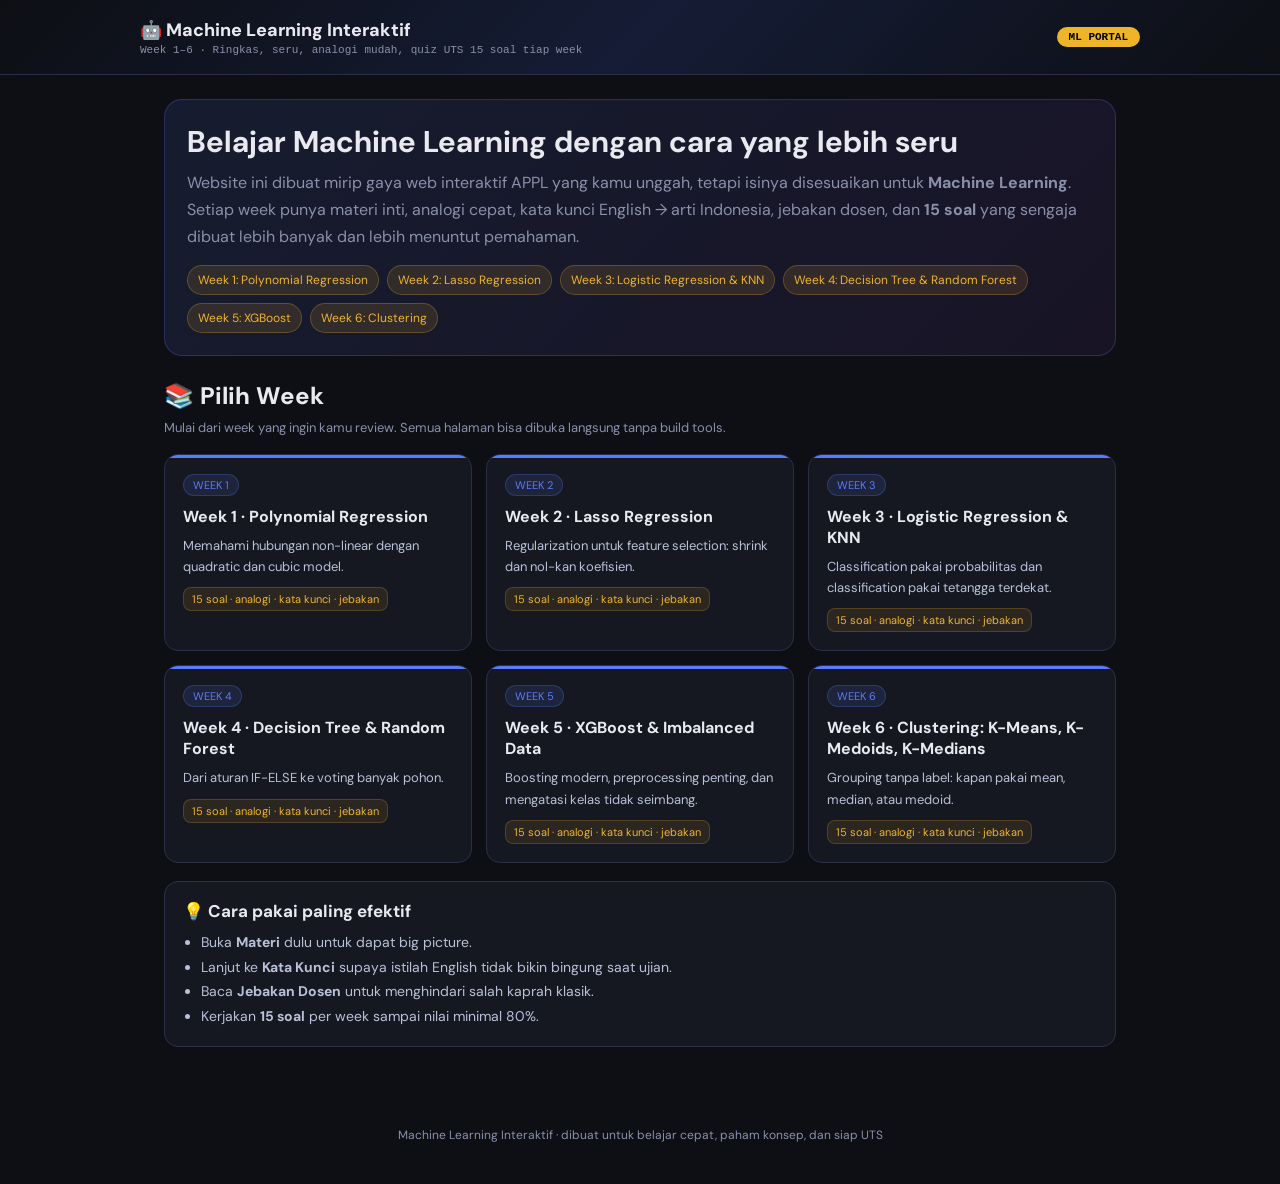
<file: index.html>
<!DOCTYPE html>
<html lang="id">
<head>
<meta charset="UTF-8">
<meta name="viewport" content="width=device-width, initial-scale=1.0">
<title>Machine Learning Interaktif — Week 1–6</title>
<link rel="preconnect" href="https://fonts.googleapis.com">
<link href="https://fonts.googleapis.com/css2?family=DM+Sans:wght@400;500;700;800&display=swap" rel="stylesheet">
<link rel="stylesheet" href="assets/style.css">
</head>
<body>
<div class="header">
  <div class="header-inner">
    <div>
      <div class="header-title">🤖 Machine Learning Interaktif</div>
      <div class="header-sub">Week 1–6 · Ringkas, seru, analogi mudah, quiz UTS 15 soal tiap week</div>
    </div>
    <div class="week-badge">ML PORTAL</div>
  </div>
</div>

<div class="hero">
  <div class="hero-box">
    <h1>Belajar Machine Learning dengan cara yang lebih seru</h1>
    <p>Website ini dibuat mirip gaya web interaktif APPL yang kamu unggah, tetapi isinya disesuaikan untuk <strong>Machine Learning</strong>. Setiap week punya materi inti, analogi cepat, kata kunci English → arti Indonesia, jebakan dosen, dan <strong>15 soal</strong> yang sengaja dibuat lebih banyak dan lebih menuntut pemahaman.</p>
    <div class="pillrow">
      <span class="pill">Week 1: Polynomial Regression</span>
      <span class="pill">Week 2: Lasso Regression</span>
      <span class="pill">Week 3: Logistic Regression & KNN</span>
      <span class="pill">Week 4: Decision Tree & Random Forest</span>
      <span class="pill">Week 5: XGBoost</span>
      <span class="pill">Week 6: Clustering</span>
    </div>
  </div>
</div>

<div class="content">
  <div class="section-title">📚 Pilih Week</div>
  <div class="section-desc">Mulai dari week yang ingin kamu review. Semua halaman bisa dibuka langsung tanpa build tools.</div>
  <div class="grid">
    
    <a href="week1.html" class="card">
      <span class="tag">WEEK 1</span>
      <h3>Week 1 · Polynomial Regression</h3>
      <p>Memahami hubungan non-linear dengan quadratic dan cubic model.</p>
      <div class="badge">15 soal · analogi · kata kunci · jebakan</div>
    </a>
    
    <a href="week2.html" class="card">
      <span class="tag">WEEK 2</span>
      <h3>Week 2 · Lasso Regression</h3>
      <p>Regularization untuk feature selection: shrink dan nol-kan koefisien.</p>
      <div class="badge">15 soal · analogi · kata kunci · jebakan</div>
    </a>
    
    <a href="week3.html" class="card">
      <span class="tag">WEEK 3</span>
      <h3>Week 3 · Logistic Regression & KNN</h3>
      <p>Classification pakai probabilitas dan classification pakai tetangga terdekat.</p>
      <div class="badge">15 soal · analogi · kata kunci · jebakan</div>
    </a>
    
    <a href="week4.html" class="card">
      <span class="tag">WEEK 4</span>
      <h3>Week 4 · Decision Tree & Random Forest</h3>
      <p>Dari aturan IF-ELSE ke voting banyak pohon.</p>
      <div class="badge">15 soal · analogi · kata kunci · jebakan</div>
    </a>
    
    <a href="week5.html" class="card">
      <span class="tag">WEEK 5</span>
      <h3>Week 5 · XGBoost & Imbalanced Data</h3>
      <p>Boosting modern, preprocessing penting, dan mengatasi kelas tidak seimbang.</p>
      <div class="badge">15 soal · analogi · kata kunci · jebakan</div>
    </a>
    
    <a href="week6.html" class="card">
      <span class="tag">WEEK 6</span>
      <h3>Week 6 · Clustering: K-Means, K-Medoids, K-Medians</h3>
      <p>Grouping tanpa label: kapan pakai mean, median, atau medoid.</p>
      <div class="badge">15 soal · analogi · kata kunci · jebakan</div>
    </a>
    
  </div>

  <div class="info-block" style="margin-top:18px">
    <h3>💡 Cara pakai paling efektif</h3>
    <ul>
      <li>Buka <strong>Materi</strong> dulu untuk dapat big picture.</li>
      <li>Lanjut ke <strong>Kata Kunci</strong> supaya istilah English tidak bikin bingung saat ujian.</li>
      <li>Baca <strong>Jebakan Dosen</strong> untuk menghindari salah kaprah klasik.</li>
      <li>Kerjakan <strong>15 soal</strong> per week sampai nilai minimal 80%.</li>
    </ul>
  </div>
</div>

<div class="footer">Machine Learning Interaktif · dibuat untuk belajar cepat, paham konsep, dan siap UTS</div>
</body>
</html>
</file>
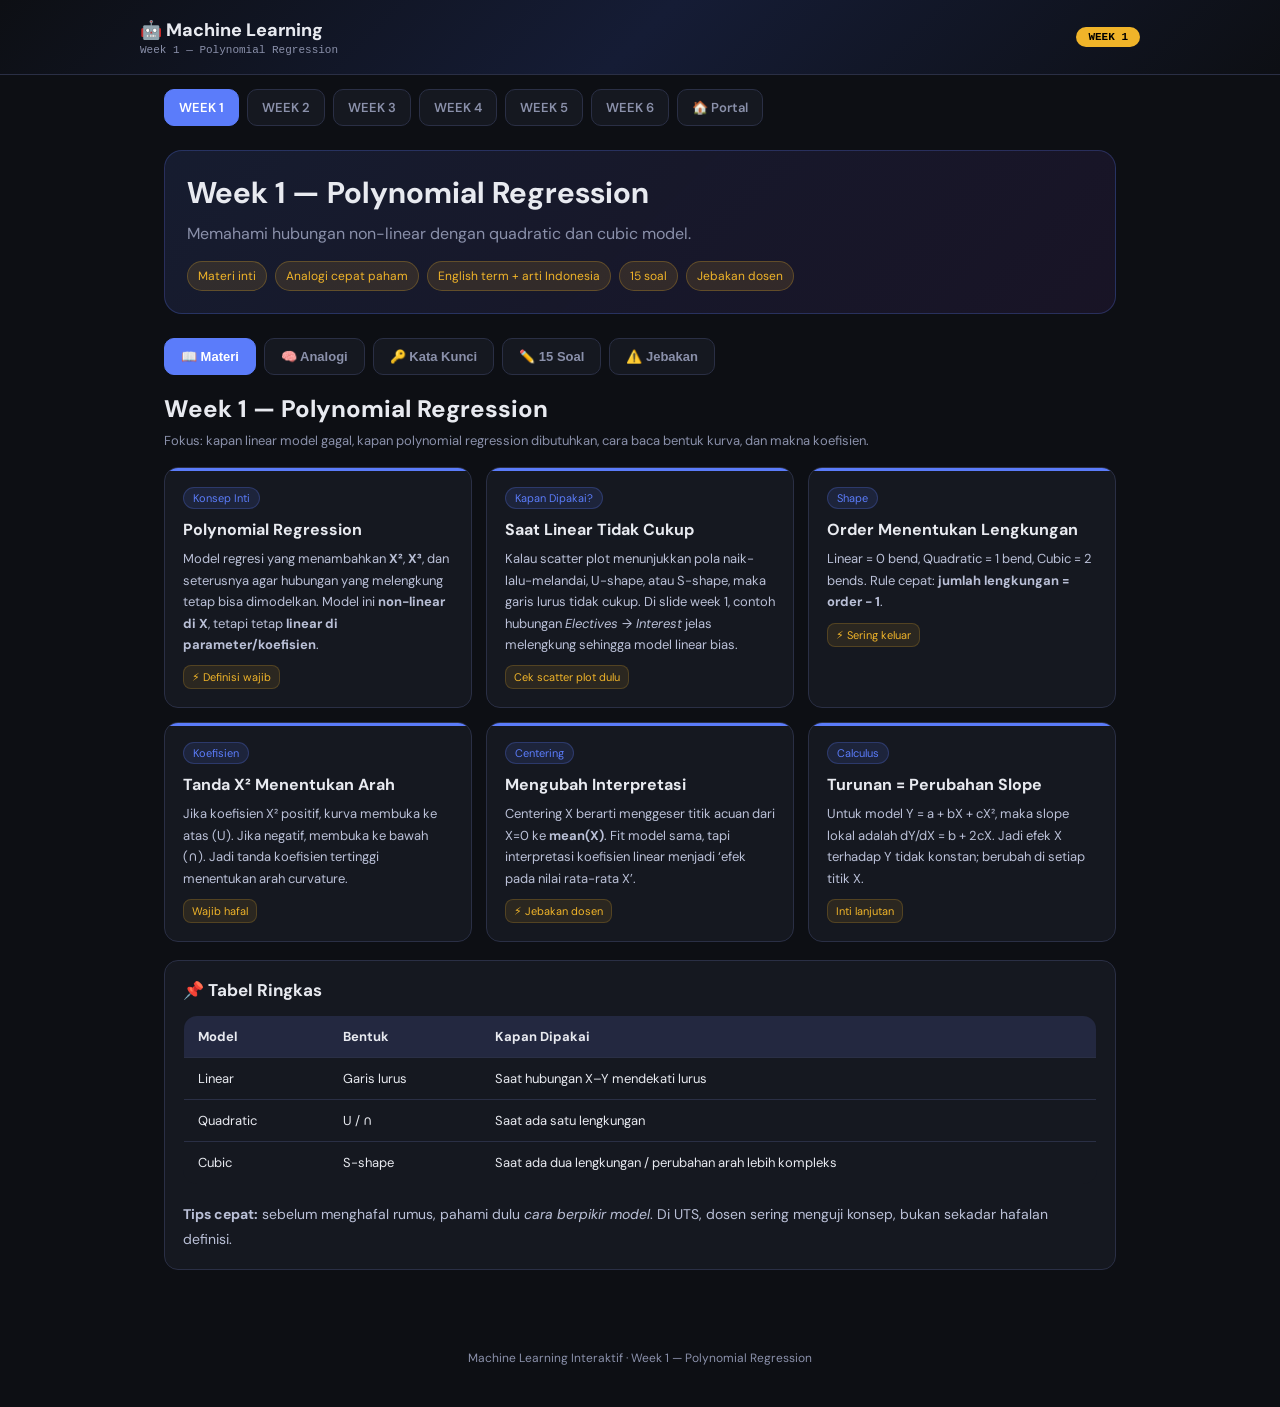
<file: week1.html>
<!DOCTYPE html>
<html lang="id">
<head>
<meta charset="UTF-8">
<meta name="viewport" content="width=device-width, initial-scale=1.0">
<title>Week 1 — Polynomial Regression</title>
<link rel="preconnect" href="https://fonts.googleapis.com">
<link href="https://fonts.googleapis.com/css2?family=DM+Sans:wght@400;500;700;800&display=swap" rel="stylesheet">
<link rel="stylesheet" href="assets/style.css">
</head>
<body>
<div class="header">
  <div class="header-inner">
    <div>
      <div class="header-title">🤖 Machine Learning</div>
      <div class="header-sub">Week 1 — Polynomial Regression</div>
    </div>
    <div class="week-badge">WEEK 1</div>
  </div>
</div>
<div class="topnav"><a href="week1.html" class="active">WEEK 1</a><a href="week2.html" class="">WEEK 2</a><a href="week3.html" class="">WEEK 3</a><a href="week4.html" class="">WEEK 4</a><a href="week5.html" class="">WEEK 5</a><a href="week6.html" class="">WEEK 6</a><a href="index.html">🏠 Portal</a></div>

<div class="hero">
  <div class="hero-box">
    <h1>Week 1 — Polynomial Regression</h1>
    <p>Memahami hubungan non-linear dengan quadratic dan cubic model.</p>
    <div class="pillrow">
      <span class="pill">Materi inti</span>
      <span class="pill">Analogi cepat paham</span>
      <span class="pill">English term + arti Indonesia</span>
      <span class="pill">15 soal</span>
      <span class="pill">Jebakan dosen</span>
    </div>
  </div>
</div>

<div class="content">
  <div class="tabs">
    <button class="tab active" data-target="materi" onclick="showSection('materi')">📖 Materi</button>
    <button class="tab" data-target="analogi" onclick="showSection('analogi')">🧠 Analogi</button>
    <button class="tab" data-target="kata-kunci" onclick="showSection('kata-kunci')">🔑 Kata Kunci</button>
    <button class="tab" data-target="latihan" onclick="showSection('latihan')">✏️ 15 Soal</button>
    <button class="tab" data-target="jebakan" onclick="showSection('jebakan')">⚠️ Jebakan</button>
  </div>

  <div id="materi" class="section active">
    <div class="section-title">Week 1 — Polynomial Regression</div>
    <div class="section-desc">Fokus: kapan linear model gagal, kapan polynomial regression dibutuhkan, cara baca bentuk kurva, dan makna koefisien.</div>
    <div class="grid"><div class="card"><span class="tag">Konsep Inti</span><h3>Polynomial Regression</h3><p>Model regresi yang menambahkan <strong>X²</strong>, <strong>X³</strong>, dan seterusnya agar hubungan yang melengkung tetap bisa dimodelkan. Model ini <strong>non-linear di X</strong>, tetapi tetap <strong>linear di parameter/koefisien</strong>.</p><div class="badge">⚡ Definisi wajib</div></div><div class="card"><span class="tag">Kapan Dipakai?</span><h3>Saat Linear Tidak Cukup</h3><p>Kalau scatter plot menunjukkan pola naik-lalu-melandai, U-shape, atau S-shape, maka garis lurus tidak cukup. Di slide week 1, contoh hubungan <em>Electives → Interest</em> jelas melengkung sehingga model linear bias.</p><div class="badge">Cek scatter plot dulu</div></div><div class="card"><span class="tag">Shape</span><h3>Order Menentukan Lengkungan</h3><p>Linear = 0 bend, Quadratic = 1 bend, Cubic = 2 bends. Rule cepat: <strong>jumlah lengkungan = order - 1</strong>.</p><div class="badge">⚡ Sering keluar</div></div><div class="card"><span class="tag">Koefisien</span><h3>Tanda X² Menentukan Arah</h3><p>Jika koefisien X² positif, kurva membuka ke atas (U). Jika negatif, membuka ke bawah (∩). Jadi tanda koefisien tertinggi menentukan arah curvature.</p><div class="badge">Wajib hafal</div></div><div class="card"><span class="tag">Centering</span><h3>Mengubah Interpretasi</h3><p>Centering X berarti menggeser titik acuan dari X=0 ke <strong>mean(X)</strong>. Fit model sama, tapi interpretasi koefisien linear menjadi ‘efek pada nilai rata-rata X’.</p><div class="badge">⚡ Jebakan dosen</div></div><div class="card"><span class="tag">Calculus</span><h3>Turunan = Perubahan Slope</h3><p>Untuk model Y = a + bX + cX², maka slope lokal adalah dY/dX = b + 2cX. Jadi efek X terhadap Y tidak konstan; berubah di setiap titik X.</p><div class="badge">Inti lanjutan</div></div></div>
    <div class="info-block" style="margin-top:18px">
      <h3>📌 Tabel Ringkas</h3>
      
        <table class="compare-table">
          <tr><th>Model</th><th>Bentuk</th><th>Kapan Dipakai</th></tr>
          <tr><td>Linear</td><td>Garis lurus</td><td>Saat hubungan X–Y mendekati lurus</td></tr>
          <tr><td>Quadratic</td><td>U / ∩</td><td>Saat ada satu lengkungan</td></tr>
          <tr><td>Cubic</td><td>S-shape</td><td>Saat ada dua lengkungan / perubahan arah lebih kompleks</td></tr>
        </table>
        
      <p><strong>Tips cepat:</strong> sebelum menghafal rumus, pahami dulu <em>cara berpikir model</em>. Di UTS, dosen sering menguji konsep, bukan sekadar hafalan definisi.</p>
    </div>
  </div>

  <div id="analogi" class="section">
    <div class="section-title">🧠 Cara Cepat Paham dengan Analogi</div>
    <div class="section-desc">Analogi dibuat supaya inti materinya cepat masuk, tapi tetap setia pada konsep aslinya.</div>
    <div class="analogy-box">
      <div class="analogy-title">Analogi utama</div>
      <p>Bayangkan kamu menuang air ke mangkuk. Garis lurus cocok untuk jalan datar, tapi mangkuk itu melengkung. Polynomial regression adalah cara menyesuaikan model dengan bentuk mangkuk, bukan memaksa semua jadi garis lurus.</p>
    </div>
    <div class="info-block">
      <h3>🎯 Cara pakai analogi ini</h3>
      <ul>
        <li>Pakai analogi untuk ingat <strong>alurnya</strong>, bukan mengganti definisi formal.</li>
        <li>Setelah paham analogi, cocokkan lagi ke istilah asli bahasa Inggris.</li>
        <li>Kalau bisa menjelaskan dengan analogi + istilah formal, biasanya kamu sudah benar-benar paham.</li>
      </ul>
    </div>
  </div>

  <div id="kata-kunci" class="section">
    <div class="section-title">🔑 Kata Kunci Wajib Hafal</div>
    <div class="section-desc">Istilah English tetap dipertahankan, lalu dijelaskan artinya dalam bahasa Indonesia.</div>
    <div class="keyword-grid" id="keyword-grid"></div>
  </div>

  <div id="latihan" class="section">
    <div class="section-title">✏️ Latihan Soal Week Ini</div>
    <div class="section-desc">Ada 15 soal. Tidak dibuat terlalu mudah, tetapi tetap fair untuk menguji pemahaman konsep.</div>
    <div id="quiz-container"></div>
  </div>

  <div id="jebakan" class="section">
    <div class="section-title">⚠️ Jebakan Dosen</div>
    <div class="section-desc">Kalimat atau konsep yang sering bikin mahasiswa salah.</div>
    <div class="trap-card">⚠️ Polynomial regression <strong>bukan</strong> berarti modelnya tidak linear sama sekali. Ia tetap linear pada koefisien.</div><div class="trap-card">⚠️ Koefisien linear <strong>bukan</strong> efek global tetap; pada model quadratic, koefisien linear adalah slope di titik acuan.</div><div class="trap-card">⚠️ Model linear yang signifikan <strong>belum tentu</strong> bagus jika plot residual menunjukkan pola melengkung.</div><div class="trap-card">⚠️ Centering tidak mengubah kualitas fit model, tapi mengubah makna koefisien.</div>
  </div>
</div>

<div class="footer">Machine Learning Interaktif · Week 1 — Polynomial Regression</div>
<script src="assets/app.js"></script>
<script>
const weekKeywords = [{"en": "Polynomial Regression", "id": "Regresi polinomial; model regresi dengan pangkat X seperti X² dan X³."}, {"en": "Quadratic", "id": "Pangkat dua; model dengan satu lengkungan."}, {"en": "Cubic", "id": "Pangkat tiga; model dengan dua lengkungan."}, {"en": "Curvature", "id": "Kelengkungan hubungan X terhadap Y."}, {"en": "Centering", "id": "Menggeser variabel terhadap rata-ratanya."}, {"en": "Simple slope", "id": "Kemiringan lokal pada titik tertentu."}, {"en": "Residual", "id": "Selisih antara nilai asli dan prediksi model."}, {"en": "R-squared", "id": "Proporsi variasi Y yang dijelaskan model."}, {"en": "Underestimate", "id": "Meremehkan efek sebenarnya."}, {"en": "Linearity assumption", "id": "Asumsi bahwa hubungan berbentuk garis lurus."}];
const weekQuestions = [{"type": "mc", "typeName": "Pilihan Ganda", "q": "Apa alasan utama memakai polynomial regression?", "options": ["Karena semua data harus dibuat non-linear", "Karena hubungan X–Y melengkung dan garis lurus tidak cukup", "Karena model linear tidak bisa menghitung koefisien", "Karena polynomial selalu punya error nol"], "answer": 1, "explanation": "Polynomial regression dipakai saat hubungan tidak linear, misalnya naik lalu melandai atau berbentuk U."}, {"type": "mc", "typeName": "Pilihan Ganda", "q": "Model quadratic memiliki berapa lengkungan utama?", "options": ["0", "1", "2", "3"], "answer": 1, "explanation": "Quadratic = satu bend/lengkungan. Rule cepat: jumlah bend = order - 1."}, {"type": "mc", "typeName": "Pilihan Ganda", "q": "Jika koefisien X² bernilai negatif, bentuk kurva quadratic cenderung…", "options": ["Membuka ke atas", "Membuka ke bawah", "Menjadi garis lurus", "Pasti berbentuk S"], "answer": 1, "explanation": "Tanda koefisien X² menentukan arah kurva; negatif → ∩."}, {"type": "mc", "typeName": "True / False", "q": "Polynomial regression tetap linear pada parameter/koefisien.", "options": ["True", "False"], "answer": 0, "explanation": "Meski non-linear di X, model masih linear dalam koefisiennya."}, {"type": "mc", "typeName": "Pilihan Ganda", "q": "Dalam model Y = a + bX + cX², efek lokal X terhadap Y diperoleh dari…", "options": ["R-squared", "Residual", "Turunan dY/dX", "Intercept"], "answer": 2, "explanation": "Simple slope lokal didapat dari turunan: dY/dX = b + 2cX."}, {"type": "mc", "typeName": "Pilihan Ganda", "q": "Mengapa model linear pada contoh Electives → Interest dianggap buruk?", "options": ["Karena R² terlalu besar", "Karena asumsi linearity dilanggar dan residual menunjukkan pola melengkung", "Karena intercept negatif", "Karena quadratic selalu wajib"], "answer": 1, "explanation": "Signifikan saja tidak cukup; plot residual dan component+residual plot menunjukkan pola non-linear."}, {"type": "mc", "typeName": "Pilihan Ganda", "q": "Apa efek utama dari centering variabel X pada polynomial regression?", "options": ["Mengubah kualitas fit model", "Mengubah jumlah data", "Mengubah interpretasi koefisien tanpa mengubah fit keseluruhan", "Menghapus efek quadratic"], "answer": 2, "explanation": "Centering memindahkan titik acuan, biasanya ke mean(X)."}, {"type": "mc", "typeName": "True / False", "q": "Jika model quadratic lebih baik dari linear, maka koefisien X² pasti tidak nol.", "options": ["True", "False"], "answer": 0, "explanation": "Secara pengujian, kebutuhan model quadratic ekuivalen dengan menguji apakah koefisien X² = 0."}, {"type": "mc", "typeName": "Pilihan Ganda", "q": "R-squared model linear 0.56 dan model quadratic 0.67. Kesimpulan paling tepat adalah…", "options": ["Linear lebih baik karena lebih sederhana", "Quadratic menjelaskan variasi lebih banyak daripada linear", "Kedua model pasti sama bagus", "Linear pasti overfitting"], "answer": 1, "explanation": "R² lebih tinggi pada quadratic menunjukkan fit lebih baik pada data tersebut."}, {"type": "mc", "typeName": "Pilihan Ganda", "q": "Simple slope pada model quadratic bersifat…", "options": ["Selalu konstan", "Berubah tergantung nilai X", "Sama dengan intercept", "Tidak bisa dihitung"], "answer": 1, "explanation": "Inilah inti polynomial: efek X berubah di sepanjang distribusi X."}, {"type": "cata", "typeName": "Choose All That Apply", "q": "Manakah yang termasuk alasan sah memilih order polynomial lebih tinggi?", "options": ["Teori mendukung hubungan lebih kompleks", "Residual menunjukkan pola yang belum tertangkap model lebih rendah", "Supaya pasti dapat R² = 1", "Untuk memodelkan bentuk hubungan yang lebih realistis"], "answers": [0, 1, 3], "explanation": "Order lebih tinggi boleh jika didukung teori/diagnostik, bukan sekadar mengejar R²."}, {"type": "mc", "typeName": "Pilihan Ganda", "q": "Dalam interpretasi koefisien model polynomial yang belum di-center, koefisien linear biasanya berarti…", "options": ["Efek rata-rata di seluruh rentang X", "Efek X saat X = 0", "Efek global yang tetap", "Besar error model"], "answer": 1, "explanation": "Pada model tak di-center, b1 adalah slope di titik X = 0."}, {"type": "mc", "typeName": "True / False", "q": "Centering predictor dapat membantu mengurangi korelasi antar regressor polynomial.", "options": ["True", "False"], "answer": 0, "explanation": "Regressor X dan X² sering berkorelasi; centering biasanya membantu interpretasi."}, {"type": "mc", "typeName": "Pilihan Ganda", "q": "Kalimat yang paling tepat tentang turunan dalam polynomial regression adalah…", "options": ["Turunan dipakai untuk menghitung R²", "Turunan menjelaskan bagaimana efek X berubah di tiap titik", "Turunan hanya berlaku untuk cubic", "Turunan sama dengan residual"], "answer": 1, "explanation": "Turunan memberi simple effect atau slope lokal."}, {"type": "mc", "typeName": "Pilihan Ganda", "q": "Jika dosen bertanya ‘mengapa linear model bisa salah walau signifikan?’, jawaban terbaik adalah…", "options": ["Karena semua model signifikan itu salah", "Karena signifikansi tidak menjamin bentuk hubungan benar; asumsi linearity bisa tetap dilanggar", "Karena intercept selalu bias", "Karena p-value tidak penting"], "answer": 1, "explanation": "Ini inti jebakan: p-value kecil belum berarti model tepat secara bentuk."}];
renderKeywords('keyword-grid', weekKeywords);
createQuizRenderer('quiz-container', weekQuestions);
</script>
</body>
</html>
</file>
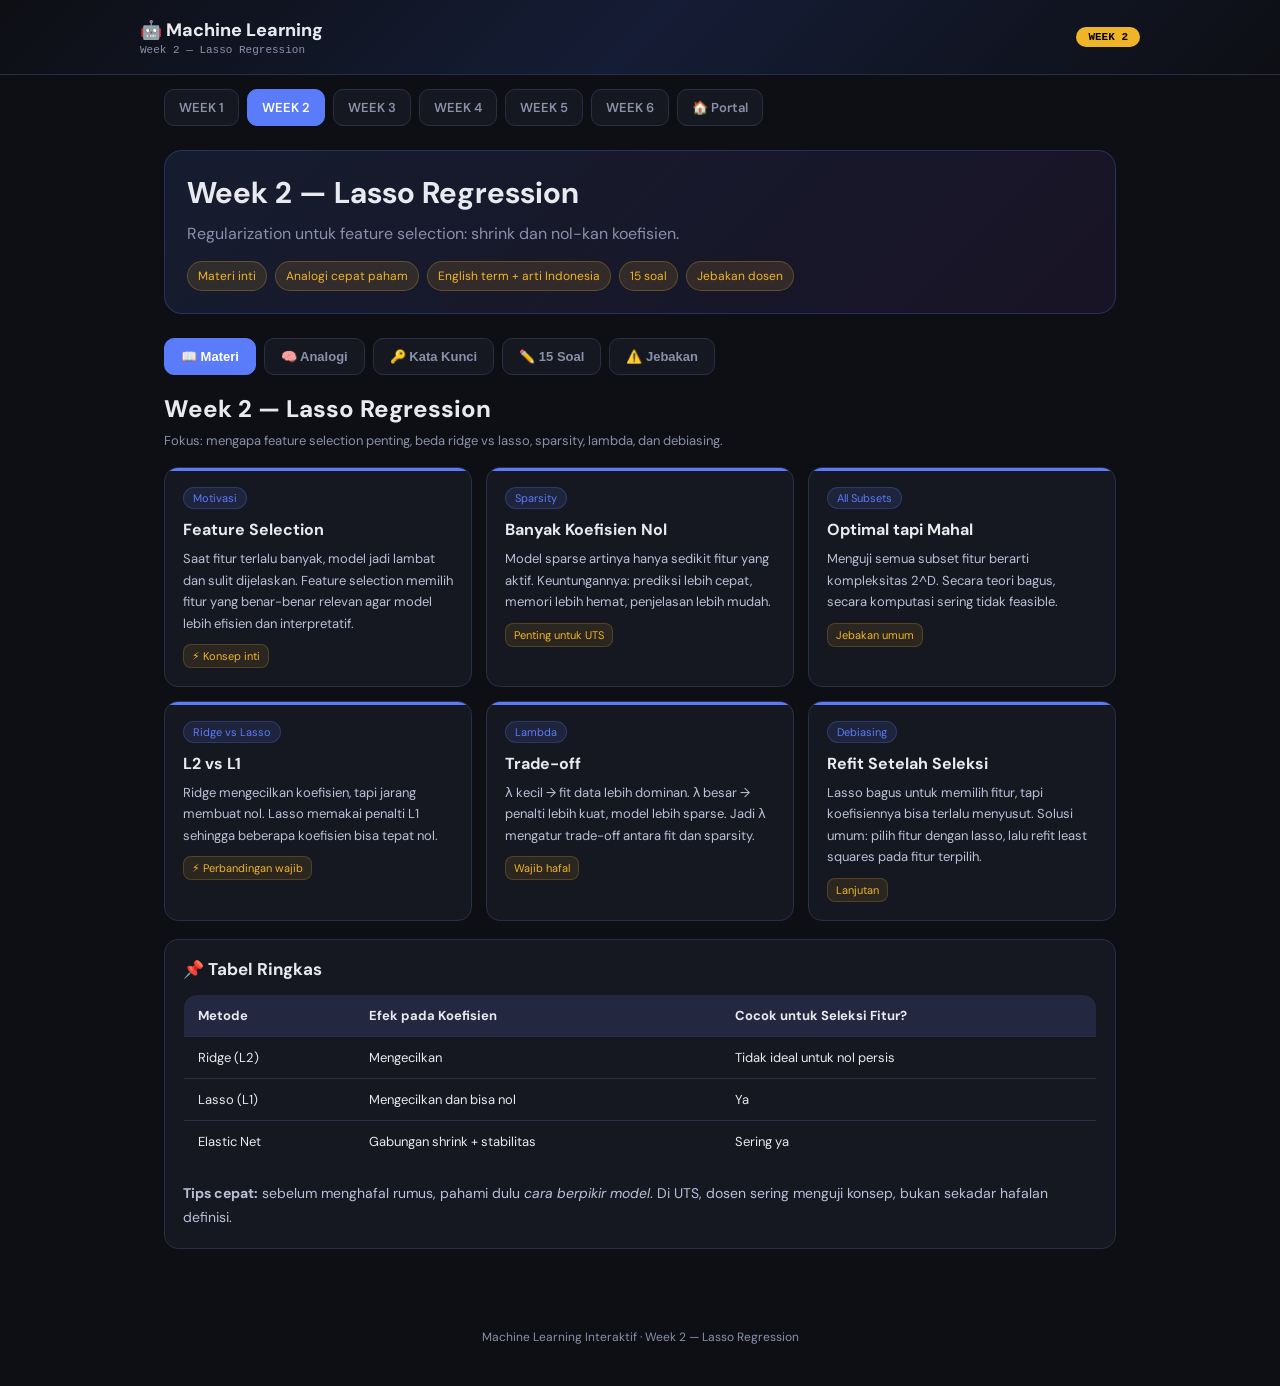
<file: week2.html>
<!DOCTYPE html>
<html lang="id">
<head>
<meta charset="UTF-8">
<meta name="viewport" content="width=device-width, initial-scale=1.0">
<title>Week 2 — Lasso Regression</title>
<link rel="preconnect" href="https://fonts.googleapis.com">
<link href="https://fonts.googleapis.com/css2?family=DM+Sans:wght@400;500;700;800&display=swap" rel="stylesheet">
<link rel="stylesheet" href="assets/style.css">
</head>
<body>
<div class="header">
  <div class="header-inner">
    <div>
      <div class="header-title">🤖 Machine Learning</div>
      <div class="header-sub">Week 2 — Lasso Regression</div>
    </div>
    <div class="week-badge">WEEK 2</div>
  </div>
</div>
<div class="topnav"><a href="week1.html" class="">WEEK 1</a><a href="week2.html" class="active">WEEK 2</a><a href="week3.html" class="">WEEK 3</a><a href="week4.html" class="">WEEK 4</a><a href="week5.html" class="">WEEK 5</a><a href="week6.html" class="">WEEK 6</a><a href="index.html">🏠 Portal</a></div>

<div class="hero">
  <div class="hero-box">
    <h1>Week 2 — Lasso Regression</h1>
    <p>Regularization untuk feature selection: shrink dan nol-kan koefisien.</p>
    <div class="pillrow">
      <span class="pill">Materi inti</span>
      <span class="pill">Analogi cepat paham</span>
      <span class="pill">English term + arti Indonesia</span>
      <span class="pill">15 soal</span>
      <span class="pill">Jebakan dosen</span>
    </div>
  </div>
</div>

<div class="content">
  <div class="tabs">
    <button class="tab active" data-target="materi" onclick="showSection('materi')">📖 Materi</button>
    <button class="tab" data-target="analogi" onclick="showSection('analogi')">🧠 Analogi</button>
    <button class="tab" data-target="kata-kunci" onclick="showSection('kata-kunci')">🔑 Kata Kunci</button>
    <button class="tab" data-target="latihan" onclick="showSection('latihan')">✏️ 15 Soal</button>
    <button class="tab" data-target="jebakan" onclick="showSection('jebakan')">⚠️ Jebakan</button>
  </div>

  <div id="materi" class="section active">
    <div class="section-title">Week 2 — Lasso Regression</div>
    <div class="section-desc">Fokus: mengapa feature selection penting, beda ridge vs lasso, sparsity, lambda, dan debiasing.</div>
    <div class="grid"><div class="card"><span class="tag">Motivasi</span><h3>Feature Selection</h3><p>Saat fitur terlalu banyak, model jadi lambat dan sulit dijelaskan. Feature selection memilih fitur yang benar-benar relevan agar model lebih efisien dan interpretatif.</p><div class="badge">⚡ Konsep inti</div></div><div class="card"><span class="tag">Sparsity</span><h3>Banyak Koefisien Nol</h3><p>Model sparse artinya hanya sedikit fitur yang aktif. Keuntungannya: prediksi lebih cepat, memori lebih hemat, penjelasan lebih mudah.</p><div class="badge">Penting untuk UTS</div></div><div class="card"><span class="tag">All Subsets</span><h3>Optimal tapi Mahal</h3><p>Menguji semua subset fitur berarti kompleksitas 2^D. Secara teori bagus, secara komputasi sering tidak feasible.</p><div class="badge">Jebakan umum</div></div><div class="card"><span class="tag">Ridge vs Lasso</span><h3>L2 vs L1</h3><p>Ridge mengecilkan koefisien, tapi jarang membuat nol. Lasso memakai penalti L1 sehingga beberapa koefisien bisa tepat nol.</p><div class="badge">⚡ Perbandingan wajib</div></div><div class="card"><span class="tag">Lambda</span><h3>Trade-off</h3><p>λ kecil → fit data lebih dominan. λ besar → penalti lebih kuat, model lebih sparse. Jadi λ mengatur trade-off antara fit dan sparsity.</p><div class="badge">Wajib hafal</div></div><div class="card"><span class="tag">Debiasing</span><h3>Refit Setelah Seleksi</h3><p>Lasso bagus untuk memilih fitur, tapi koefisiennya bisa terlalu menyusut. Solusi umum: pilih fitur dengan lasso, lalu refit least squares pada fitur terpilih.</p><div class="badge">Lanjutan</div></div></div>
    <div class="info-block" style="margin-top:18px">
      <h3>📌 Tabel Ringkas</h3>
      
        <table class="compare-table">
          <tr><th>Metode</th><th>Efek pada Koefisien</th><th>Cocok untuk Seleksi Fitur?</th></tr>
          <tr><td>Ridge (L2)</td><td>Mengecilkan</td><td>Tidak ideal untuk nol persis</td></tr>
          <tr><td>Lasso (L1)</td><td>Mengecilkan dan bisa nol</td><td>Ya</td></tr>
          <tr><td>Elastic Net</td><td>Gabungan shrink + stabilitas</td><td>Sering ya</td></tr>
        </table>
        
      <p><strong>Tips cepat:</strong> sebelum menghafal rumus, pahami dulu <em>cara berpikir model</em>. Di UTS, dosen sering menguji konsep, bukan sekadar hafalan definisi.</p>
    </div>
  </div>

  <div id="analogi" class="section">
    <div class="section-title">🧠 Cara Cepat Paham dengan Analogi</div>
    <div class="section-desc">Analogi dibuat supaya inti materinya cepat masuk, tapi tetap setia pada konsep aslinya.</div>
    <div class="analogy-box">
      <div class="analogy-title">Analogi utama</div>
      <p>Bayangkan kamu sedang packing untuk mendaki gunung. Semua barang terlihat berguna, tetapi tasmu terbatas. Lasso seperti teman tegas yang bilang: ‘yang ini penting, yang ini buang saja’. Ridge bukan membuang barang, tapi mengecilkan ukuran barang.</p>
    </div>
    <div class="info-block">
      <h3>🎯 Cara pakai analogi ini</h3>
      <ul>
        <li>Pakai analogi untuk ingat <strong>alurnya</strong>, bukan mengganti definisi formal.</li>
        <li>Setelah paham analogi, cocokkan lagi ke istilah asli bahasa Inggris.</li>
        <li>Kalau bisa menjelaskan dengan analogi + istilah formal, biasanya kamu sudah benar-benar paham.</li>
      </ul>
    </div>
  </div>

  <div id="kata-kunci" class="section">
    <div class="section-title">🔑 Kata Kunci Wajib Hafal</div>
    <div class="section-desc">Istilah English tetap dipertahankan, lalu dijelaskan artinya dalam bahasa Indonesia.</div>
    <div class="keyword-grid" id="keyword-grid"></div>
  </div>

  <div id="latihan" class="section">
    <div class="section-title">✏️ Latihan Soal Week Ini</div>
    <div class="section-desc">Ada 15 soal. Tidak dibuat terlalu mudah, tetapi tetap fair untuk menguji pemahaman konsep.</div>
    <div id="quiz-container"></div>
  </div>

  <div id="jebakan" class="section">
    <div class="section-title">⚠️ Jebakan Dosen</div>
    <div class="section-desc">Kalimat atau konsep yang sering bikin mahasiswa salah.</div>
    <div class="trap-card">⚠️ Ridge <strong>tidak ideal</strong> untuk feature selection murni karena koefisiennya jarang nol persis.</div><div class="trap-card">⚠️ Fitur yang dipilih lasso <strong>bukan</strong> bukti kausal otomatis; itu fitur terbaik untuk prediksi dalam model yang diberikan.</div><div class="trap-card">⚠️ Semakin besar λ <strong>bukan</strong> selalu lebih baik; bisa underfitting.</div><div class="trap-card">⚠️ Lasso bisa tidak stabil jika banyak fitur saling berkorelasi tinggi; di sinilah Elastic Net membantu.</div>
  </div>
</div>

<div class="footer">Machine Learning Interaktif · Week 2 — Lasso Regression</div>
<script src="assets/app.js"></script>
<script>
const weekKeywords = [{"en": "Lasso", "id": "Regularization L1 yang bisa membuat koefisien menjadi nol."}, {"en": "Ridge", "id": "Regularization L2 yang mengecilkan koefisien."}, {"en": "Feature Selection", "id": "Pemilihan fitur yang relevan."}, {"en": "Sparsity", "id": "Kondisi banyak koefisien bernilai nol."}, {"en": "Lambda", "id": "Parameter penalti regularisasi."}, {"en": "Coefficient path", "id": "Perubahan koefisien saat lambda berubah."}, {"en": "Overfitting", "id": "Model terlalu menyesuaikan data latih."}, {"en": "Bias", "id": "Penyimpangan sistematis estimasi."}, {"en": "Variance", "id": "Kepekaan model terhadap perubahan data."}, {"en": "Elastic Net", "id": "Gabungan penalti L1 dan L2."}];
const weekQuestions = [{"type": "mc", "typeName": "Pilihan Ganda", "q": "Tujuan utama feature selection adalah…", "options": ["Menambah jumlah fitur", "Memilih fitur paling relevan agar model lebih efisien dan mudah dijelaskan", "Menghapus semua data numerik", "Menjamin akurasi 100%"], "answer": 1, "explanation": "Feature selection menyeimbangkan performa, efisiensi, dan interpretability."}, {"type": "mc", "typeName": "Pilihan Ganda", "q": "Mengapa all subsets feature selection sering tidak praktis?", "options": ["Karena hanya bisa dipakai pada data kecil", "Karena jumlah subset tumbuh 2^D", "Karena membutuhkan sigmoid", "Karena tidak bisa dipakai untuk regresi"], "answer": 1, "explanation": "Jumlah kombinasi fitur tumbuh eksponensial."}, {"type": "mc", "typeName": "Pilihan Ganda", "q": "Penalti pada ridge regression adalah…", "options": ["L1", "L2", "Entropy", "Gini"], "answer": 1, "explanation": "Ridge memakai norma L2."}, {"type": "mc", "typeName": "Pilihan Ganda", "q": "Penalti pada lasso regression adalah…", "options": ["L1", "L2", "Cosine", "Euclidean"], "answer": 0, "explanation": "Lasso memakai norma L1."}, {"type": "mc", "typeName": "Pilihan Ganda", "q": "Mengapa lasso cocok untuk feature selection?", "options": ["Karena selalu meningkatkan akurasi", "Karena dapat mendorong koefisien menjadi tepat nol", "Karena tidak memerlukan lambda", "Karena menghapus seluruh data noisy"], "answer": 1, "explanation": "Koefisien nol berarti fitur dieliminasi."}, {"type": "mc", "typeName": "True / False", "q": "Ridge biasanya mengecilkan koefisien tetapi jarang men-nol-kan koefisien.", "options": ["True", "False"], "answer": 0, "explanation": "Ini perbedaan inti ridge vs lasso."}, {"type": "mc", "typeName": "Pilihan Ganda", "q": "Peran parameter λ pada lasso/ridge adalah…", "options": ["Menambah jumlah fitur", "Mengatur trade-off antara fit data dan penalti kompleksitas", "Menentukan jumlah kelas", "Menghitung confusion matrix"], "answer": 1, "explanation": "Lambda kecil → fit dominan; lambda besar → penalti dominan."}, {"type": "mc", "typeName": "Pilihan Ganda", "q": "Jika λ terlalu besar pada lasso, risiko utama adalah…", "options": ["Overfitting", "Underfitting", "Label leakage", "Class imbalance"], "answer": 1, "explanation": "Model bisa terlalu sparse dan kehilangan pola penting."}, {"type": "mc", "typeName": "Pilihan Ganda", "q": "Elastic Net dibuat terutama untuk mengatasi…", "options": ["Kurangnya label data", "Masalah fitur berkorelasi tinggi dan kebutuhan gabungan L1+L2", "Kelemahan sigmoid", "Masalah clustering"], "answer": 1, "explanation": "Elastic Net menggabungkan kelebihan ridge dan lasso."}, {"type": "mc", "typeName": "True / False", "q": "Thresholding manual pada ridge coefficients selalu stabil untuk feature selection.", "options": ["True", "False"], "answer": 1, "explanation": "Justru materi menekankan bahwa threshold ridge bisa tidak stabil, terutama pada fitur berkorelasi."}, {"type": "mc", "typeName": "Pilihan Ganda", "q": "Debiasing lasso dilakukan dengan cara…", "options": ["Menambah lambda", "Menjalankan lasso lalu refit least squares pada fitur terpilih", "Menghapus semua fitur nol", "Mengubah data menjadi cluster"], "answer": 1, "explanation": "Tujuannya mengurangi bias akibat shrinkage lasso."}, {"type": "cata", "typeName": "Choose All That Apply", "q": "Manakah yang termasuk kelebihan model sparse?", "options": ["Prediksi lebih cepat", "Memori lebih hemat", "Lebih mudah dijelaskan", "Pasti akurasi tertinggi"], "answers": [0, 1, 2], "explanation": "Sparsity memberi efisiensi dan interpretability, bukan jaminan akurasi tertinggi."}, {"type": "mc", "typeName": "Pilihan Ganda", "q": "Greedy algorithms seperti forward stepwise bersifat…", "options": ["Exhaustive dan optimal global", "Heuristic, lebih murah daripada all subsets", "Selalu lebih baik dari lasso", "Tidak pernah dipakai"], "answer": 1, "explanation": "Forward/backward stepwise adalah pendekatan heuristik."}, {"type": "mc", "typeName": "Pilihan Ganda", "q": "Pada coefficient path lasso saat λ meningkat, yang biasanya terjadi adalah…", "options": ["Semua koefisien membesar", "Beberapa koefisien turun hingga nol", "Jumlah fitur selalu naik", "R² pasti naik"], "answer": 1, "explanation": "Itulah sumber feature selection pada lasso."}, {"type": "mc", "typeName": "Pilihan Ganda", "q": "Pernyataan paling tepat tentang lasso adalah…", "options": ["Metode kausal murni", "Metode regularization L1 untuk prediksi dan seleksi fitur", "Algoritma clustering", "Versi logistic regression"], "answer": 1, "explanation": "Lasso adalah regularized regression dengan penalti L1."}];
renderKeywords('keyword-grid', weekKeywords);
createQuizRenderer('quiz-container', weekQuestions);
</script>
</body>
</html>
</file>
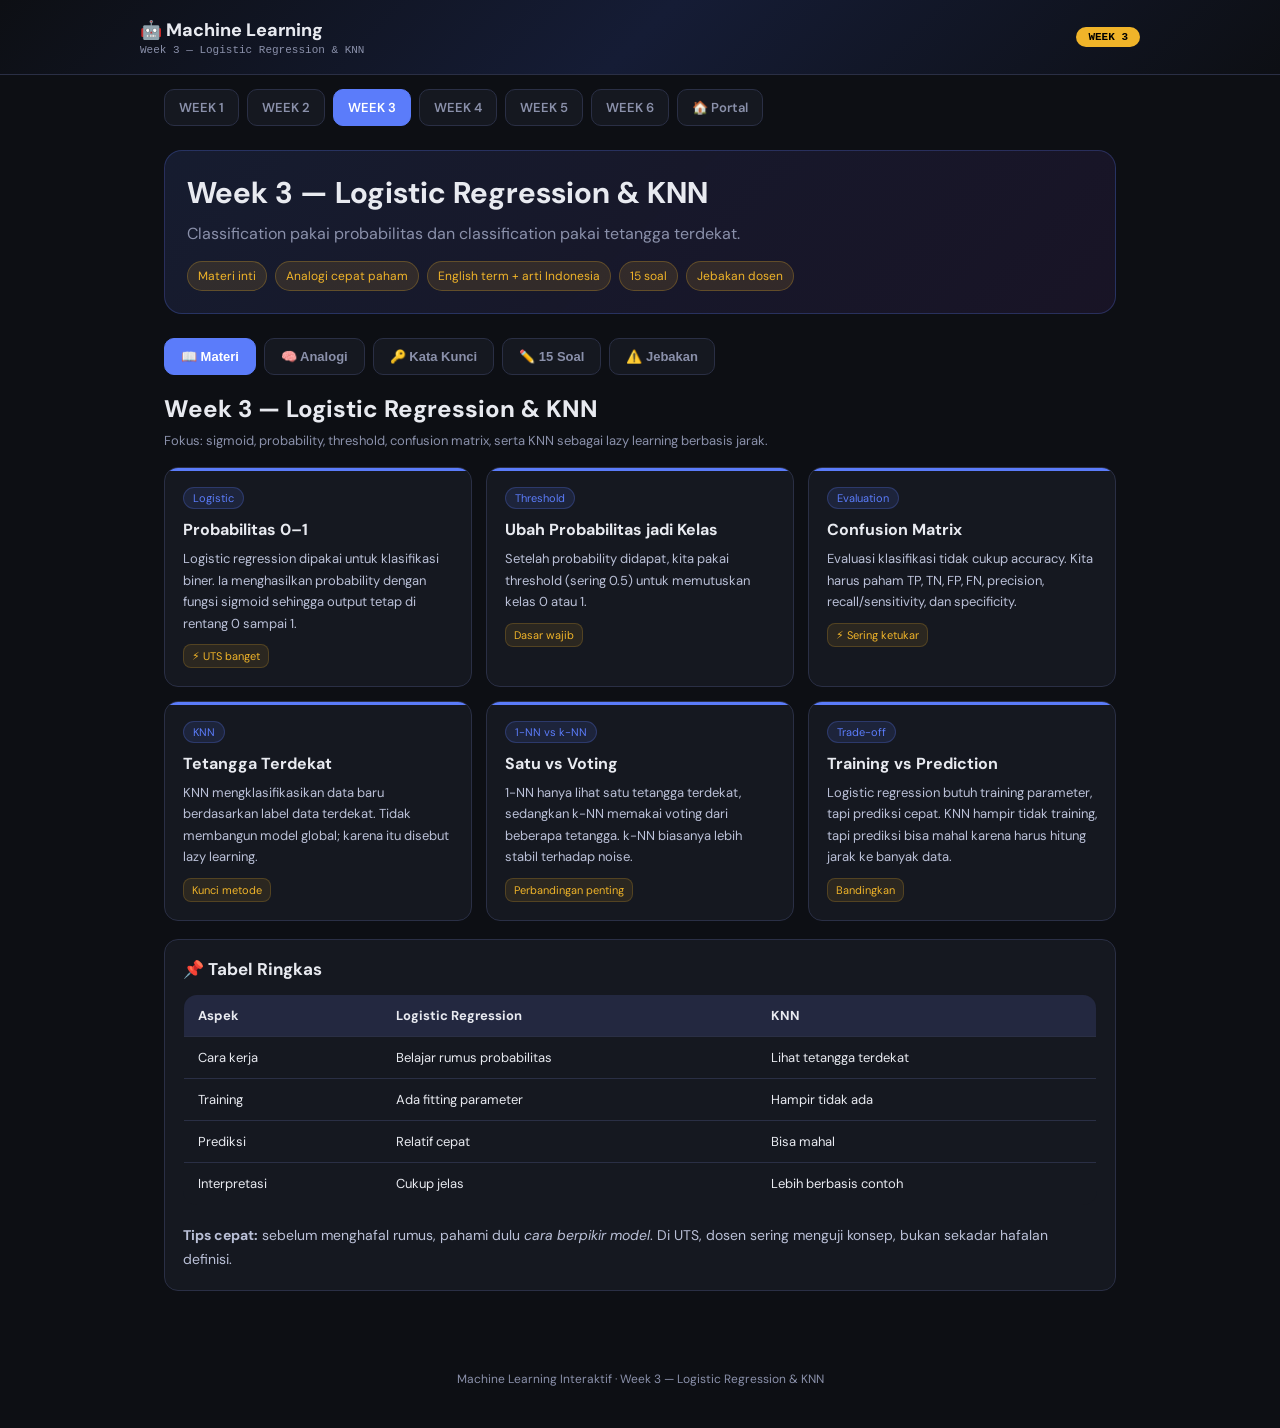
<file: week3.html>
<!DOCTYPE html>
<html lang="id">
<head>
<meta charset="UTF-8">
<meta name="viewport" content="width=device-width, initial-scale=1.0">
<title>Week 3 — Logistic Regression & KNN</title>
<link rel="preconnect" href="https://fonts.googleapis.com">
<link href="https://fonts.googleapis.com/css2?family=DM+Sans:wght@400;500;700;800&display=swap" rel="stylesheet">
<link rel="stylesheet" href="assets/style.css">
</head>
<body>
<div class="header">
  <div class="header-inner">
    <div>
      <div class="header-title">🤖 Machine Learning</div>
      <div class="header-sub">Week 3 — Logistic Regression & KNN</div>
    </div>
    <div class="week-badge">WEEK 3</div>
  </div>
</div>
<div class="topnav"><a href="week1.html" class="">WEEK 1</a><a href="week2.html" class="">WEEK 2</a><a href="week3.html" class="active">WEEK 3</a><a href="week4.html" class="">WEEK 4</a><a href="week5.html" class="">WEEK 5</a><a href="week6.html" class="">WEEK 6</a><a href="index.html">🏠 Portal</a></div>

<div class="hero">
  <div class="hero-box">
    <h1>Week 3 — Logistic Regression & KNN</h1>
    <p>Classification pakai probabilitas dan classification pakai tetangga terdekat.</p>
    <div class="pillrow">
      <span class="pill">Materi inti</span>
      <span class="pill">Analogi cepat paham</span>
      <span class="pill">English term + arti Indonesia</span>
      <span class="pill">15 soal</span>
      <span class="pill">Jebakan dosen</span>
    </div>
  </div>
</div>

<div class="content">
  <div class="tabs">
    <button class="tab active" data-target="materi" onclick="showSection('materi')">📖 Materi</button>
    <button class="tab" data-target="analogi" onclick="showSection('analogi')">🧠 Analogi</button>
    <button class="tab" data-target="kata-kunci" onclick="showSection('kata-kunci')">🔑 Kata Kunci</button>
    <button class="tab" data-target="latihan" onclick="showSection('latihan')">✏️ 15 Soal</button>
    <button class="tab" data-target="jebakan" onclick="showSection('jebakan')">⚠️ Jebakan</button>
  </div>

  <div id="materi" class="section active">
    <div class="section-title">Week 3 — Logistic Regression & KNN</div>
    <div class="section-desc">Fokus: sigmoid, probability, threshold, confusion matrix, serta KNN sebagai lazy learning berbasis jarak.</div>
    <div class="grid"><div class="card"><span class="tag">Logistic</span><h3>Probabilitas 0–1</h3><p>Logistic regression dipakai untuk klasifikasi biner. Ia menghasilkan probability dengan fungsi sigmoid sehingga output tetap di rentang 0 sampai 1.</p><div class="badge">⚡ UTS banget</div></div><div class="card"><span class="tag">Threshold</span><h3>Ubah Probabilitas jadi Kelas</h3><p>Setelah probability didapat, kita pakai threshold (sering 0.5) untuk memutuskan kelas 0 atau 1.</p><div class="badge">Dasar wajib</div></div><div class="card"><span class="tag">Evaluation</span><h3>Confusion Matrix</h3><p>Evaluasi klasifikasi tidak cukup accuracy. Kita harus paham TP, TN, FP, FN, precision, recall/sensitivity, dan specificity.</p><div class="badge">⚡ Sering ketukar</div></div><div class="card"><span class="tag">KNN</span><h3>Tetangga Terdekat</h3><p>KNN mengklasifikasikan data baru berdasarkan label data terdekat. Tidak membangun model global; karena itu disebut lazy learning.</p><div class="badge">Kunci metode</div></div><div class="card"><span class="tag">1-NN vs k-NN</span><h3>Satu vs Voting</h3><p>1-NN hanya lihat satu tetangga terdekat, sedangkan k-NN memakai voting dari beberapa tetangga. k-NN biasanya lebih stabil terhadap noise.</p><div class="badge">Perbandingan penting</div></div><div class="card"><span class="tag">Trade-off</span><h3>Training vs Prediction</h3><p>Logistic regression butuh training parameter, tapi prediksi cepat. KNN hampir tidak training, tapi prediksi bisa mahal karena harus hitung jarak ke banyak data.</p><div class="badge">Bandingkan</div></div></div>
    <div class="info-block" style="margin-top:18px">
      <h3>📌 Tabel Ringkas</h3>
      
        <table class="compare-table">
          <tr><th>Aspek</th><th>Logistic Regression</th><th>KNN</th></tr>
          <tr><td>Cara kerja</td><td>Belajar rumus probabilitas</td><td>Lihat tetangga terdekat</td></tr>
          <tr><td>Training</td><td>Ada fitting parameter</td><td>Hampir tidak ada</td></tr>
          <tr><td>Prediksi</td><td>Relatif cepat</td><td>Bisa mahal</td></tr>
          <tr><td>Interpretasi</td><td>Cukup jelas</td><td>Lebih berbasis contoh</td></tr>
        </table>
        
      <p><strong>Tips cepat:</strong> sebelum menghafal rumus, pahami dulu <em>cara berpikir model</em>. Di UTS, dosen sering menguji konsep, bukan sekadar hafalan definisi.</p>
    </div>
  </div>

  <div id="analogi" class="section">
    <div class="section-title">🧠 Cara Cepat Paham dengan Analogi</div>
    <div class="section-desc">Analogi dibuat supaya inti materinya cepat masuk, tapi tetap setia pada konsep aslinya.</div>
    <div class="analogy-box">
      <div class="analogy-title">Analogi utama</div>
      <p>Logistic regression seperti satpam yang menilai peluang seseorang boleh masuk berdasarkan skor. KNN seperti anak baru yang ikut geng terdekat: kalau paling dekat dengan anak backend, dia dianggap anak backend juga.</p>
    </div>
    <div class="info-block">
      <h3>🎯 Cara pakai analogi ini</h3>
      <ul>
        <li>Pakai analogi untuk ingat <strong>alurnya</strong>, bukan mengganti definisi formal.</li>
        <li>Setelah paham analogi, cocokkan lagi ke istilah asli bahasa Inggris.</li>
        <li>Kalau bisa menjelaskan dengan analogi + istilah formal, biasanya kamu sudah benar-benar paham.</li>
      </ul>
    </div>
  </div>

  <div id="kata-kunci" class="section">
    <div class="section-title">🔑 Kata Kunci Wajib Hafal</div>
    <div class="section-desc">Istilah English tetap dipertahankan, lalu dijelaskan artinya dalam bahasa Indonesia.</div>
    <div class="keyword-grid" id="keyword-grid"></div>
  </div>

  <div id="latihan" class="section">
    <div class="section-title">✏️ Latihan Soal Week Ini</div>
    <div class="section-desc">Ada 15 soal. Tidak dibuat terlalu mudah, tetapi tetap fair untuk menguji pemahaman konsep.</div>
    <div id="quiz-container"></div>
  </div>

  <div id="jebakan" class="section">
    <div class="section-title">⚠️ Jebakan Dosen</div>
    <div class="section-desc">Kalimat atau konsep yang sering bikin mahasiswa salah.</div>
    <div class="trap-card">⚠️ Logistic regression namanya ‘regression’, tetapi dipakai untuk <strong>classification</strong>.</div><div class="trap-card">⚠️ Accuracy tinggi <strong>tidak selalu</strong> berarti model bagus, terutama saat data imbalance.</div><div class="trap-card">⚠️ KNN bukan model parametric global; ia berbasis instance/memory.</div><div class="trap-card">⚠️ 1-NN sangat sensitif terhadap outlier dan noise.</div>
  </div>
</div>

<div class="footer">Machine Learning Interaktif · Week 3 — Logistic Regression & KNN</div>
<script src="assets/app.js"></script>
<script>
const weekKeywords = [{"en": "Sigmoid", "id": "Fungsi S-curve yang membatasi output 0–1."}, {"en": "Probability", "id": "Peluang suatu data termasuk ke kelas tertentu."}, {"en": "Threshold", "id": "Batas keputusan, misalnya 0.5."}, {"en": "Confusion Matrix", "id": "Tabel evaluasi hasil klasifikasi."}, {"en": "Precision", "id": "Dari prediksi positif, berapa yang benar."}, {"en": "Recall / Sensitivity", "id": "Dari semua positif asli, berapa yang terdeteksi."}, {"en": "Specificity", "id": "Kemampuan mengenali kelas negatif."}, {"en": "Euclidean Distance", "id": "Jarak geometris biasa."}, {"en": "Lazy Learning", "id": "Model tidak benar-benar dilatih di awal."}, {"en": "Nearest Neighbor", "id": "Tetangga terdekat untuk menentukan kelas."}];
const weekQuestions = [{"type": "mc", "typeName": "Pilihan Ganda", "q": "Output utama logistic regression adalah…", "options": ["Angka kontinu tak terbatas", "Probabilitas antara 0 dan 1", "Jarak ke centroid", "Tree depth"], "answer": 1, "explanation": "Sigmoid membatasi output menjadi probabilitas 0–1."}, {"type": "mc", "typeName": "Pilihan Ganda", "q": "Mengapa linear regression tidak ideal untuk klasifikasi biner?", "options": ["Karena tidak punya intercept", "Karena prediksi bisa di luar 0–1", "Karena hanya untuk data besar", "Karena tidak punya loss function"], "answer": 1, "explanation": "Probabilitas harus berada pada rentang 0–1."}, {"type": "mc", "typeName": "Pilihan Ganda", "q": "Fungsi yang dipakai logistic regression untuk membatasi output adalah…", "options": ["ReLU", "Sigmoid", "Softmax selalu", "Tanh saja"], "answer": 1, "explanation": "Pada binary logistic regression, sigmoid adalah fungsi kunci."}, {"type": "mc", "typeName": "Pilihan Ganda", "q": "Jika threshold = 0.5 dan model memberi probability 0.8, kelas prediksi biasanya…", "options": ["0", "1", "Tidak bisa ditentukan", "Outlier"], "answer": 1, "explanation": "Probability di atas threshold dipetakan ke kelas 1."}, {"type": "mc", "typeName": "True / False", "q": "Precision berfokus pada seberapa benar prediksi positif yang dibuat model.", "options": ["True", "False"], "answer": 0, "explanation": "Precision = TP / (TP + FP)."}, {"type": "mc", "typeName": "Pilihan Ganda", "q": "Recall / Sensitivity adalah…", "options": ["TP / (TP + FN)", "TN / (TN + FP)", "TP / total", "(TP+TN)/total"], "answer": 0, "explanation": "Recall mengukur berapa banyak positif asli yang berhasil tertangkap."}, {"type": "mc", "typeName": "Pilihan Ganda", "q": "KNN disebut lazy learning karena…", "options": ["Training-nya selalu lambat", "Hampir tidak membangun model saat training dan kerja berat dilakukan saat prediksi", "Tidak memakai data training", "Selalu butuh GPU"], "answer": 1, "explanation": "KNN menyimpan data lalu menghitung jarak saat inference."}, {"type": "mc", "typeName": "Pilihan Ganda", "q": "Perbedaan utama 1-NN dan k-NN adalah…", "options": ["1-NN pakai sigmoid", "1-NN lihat satu tetangga, k-NN voting beberapa tetangga", "k-NN untuk regresi saja", "1-NN tidak butuh jarak"], "answer": 1, "explanation": "k-NN biasanya lebih stabil terhadap noise."}, {"type": "mc", "typeName": "Pilihan Ganda", "q": "Distance metric yang paling umum diperkenalkan pada KNN adalah…", "options": ["Cross entropy", "Euclidean distance", "Gini impurity", "Hinge loss"], "answer": 1, "explanation": "Materi menekankan similaritas berbasis jarak."}, {"type": "mc", "typeName": "True / False", "q": "KNN biasanya ringan saat prediksi walau data training sangat besar.", "options": ["True", "False"], "answer": 1, "explanation": "Justru prediksi KNN bisa mahal karena harus menghitung banyak jarak."}, {"type": "mc", "typeName": "Pilihan Ganda", "q": "Confusion matrix terdiri dari…", "options": ["TP, FP, FN, TN", "Intercept, slope, loss, lambda", "Mean, median, mode, medoid", "Precision, recall, gradient, depth"], "answer": 0, "explanation": "Empat komponen dasarnya adalah TP, FP, FN, TN."}, {"type": "mc", "typeName": "Pilihan Ganda", "q": "Underfitting pada klasifikasi berarti…", "options": ["Model terlalu kompleks dan hafal data latih", "Model terlalu sederhana sehingga gagal menangkap pola", "Model pasti punya akurasi 100%", "Validation loss selalu nol"], "answer": 1, "explanation": "Underfitting = model terlalu lemah."}, {"type": "mc", "typeName": "Pilihan Ganda", "q": "Jika training loss turun terus tetapi validation loss mulai naik, ini tanda…", "options": ["Underfitting", "Overfitting", "Class balancing", "Feature scaling"], "answer": 1, "explanation": "Slide overfitting menunjukkan pola ini."}, {"type": "cata", "typeName": "Choose All That Apply", "q": "Manakah yang benar tentang logistic regression?", "options": ["Dipakai untuk classification", "Menghasilkan probability", "Bisa dievaluasi dengan confusion matrix", "Selalu lebih baik dari KNN"], "answers": [0, 1, 2], "explanation": "Logistic regression tidak selalu lebih baik dari semua metode lain."}, {"type": "mc", "typeName": "Pilihan Ganda", "q": "Pernyataan paling tepat tentang KNN adalah…", "options": ["Model parametric dengan koefisien global", "Metode berbasis instance yang mengandalkan kemiripan dengan data terdekat", "Selalu butuh feature scaling? mutlak", "Tidak memerlukan labeled data"], "answer": 1, "explanation": "KNN adalah supervised, memory-based classifier."}];
renderKeywords('keyword-grid', weekKeywords);
createQuizRenderer('quiz-container', weekQuestions);
</script>
</body>
</html>
</file>
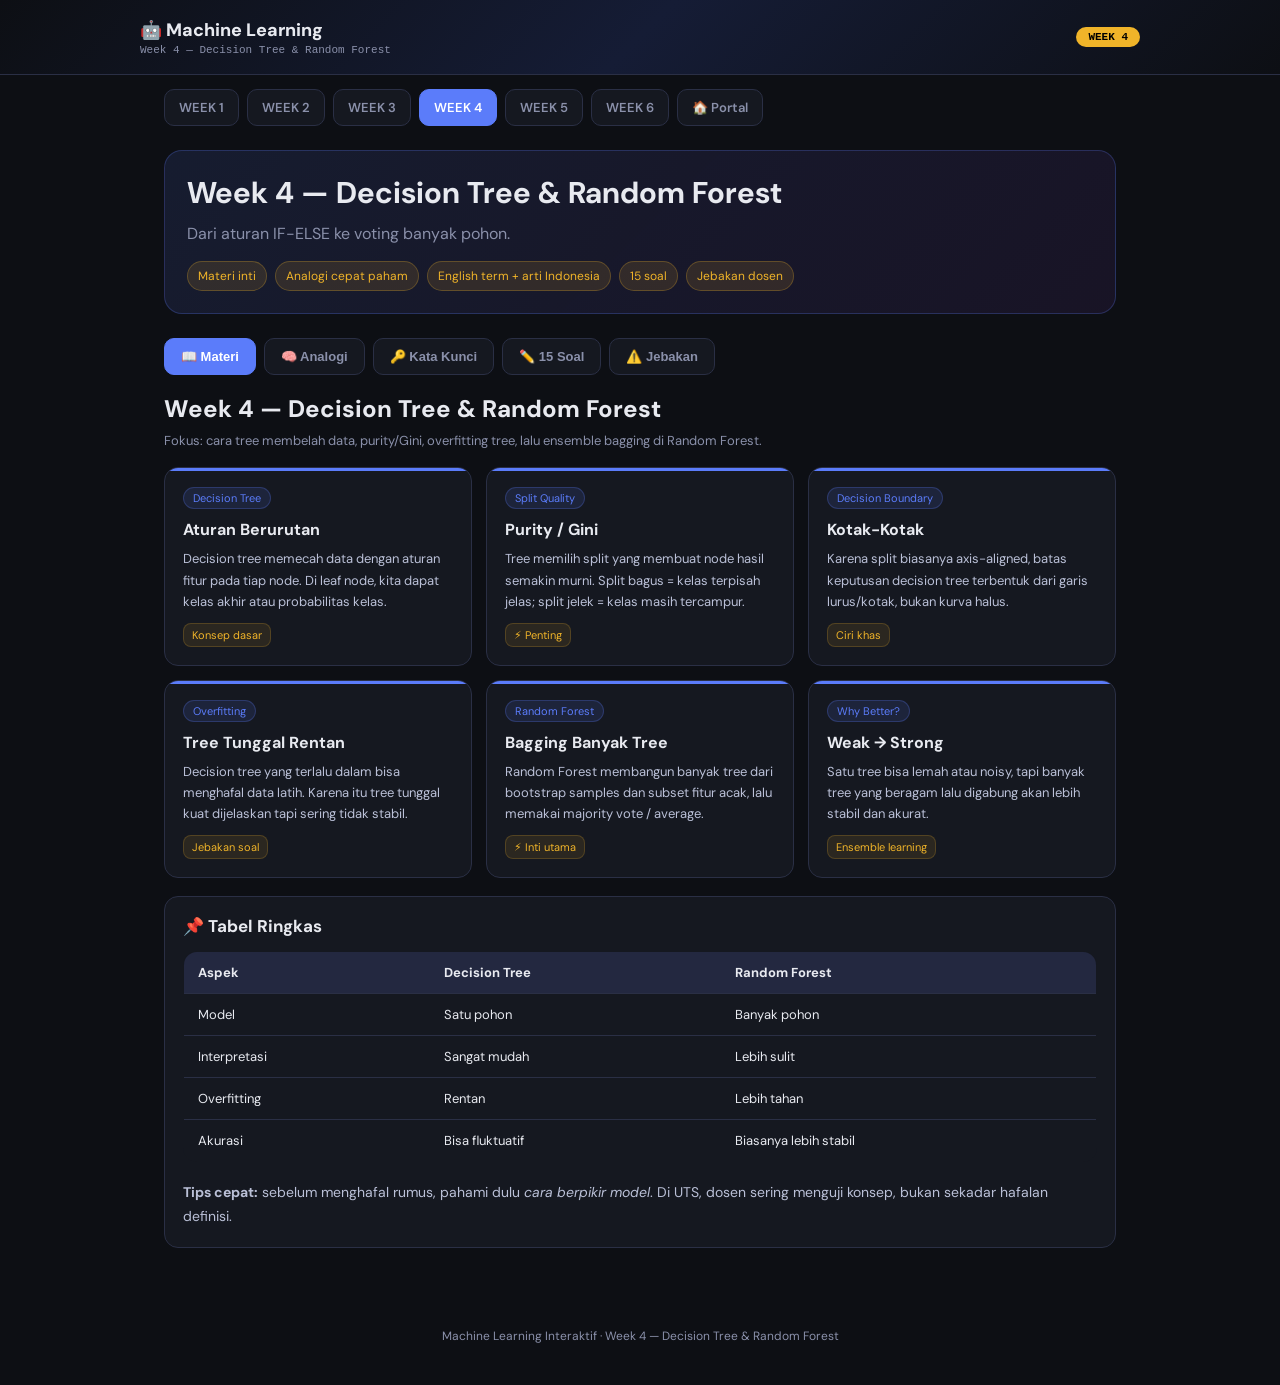
<file: week4.html>
<!DOCTYPE html>
<html lang="id">
<head>
<meta charset="UTF-8">
<meta name="viewport" content="width=device-width, initial-scale=1.0">
<title>Week 4 — Decision Tree & Random Forest</title>
<link rel="preconnect" href="https://fonts.googleapis.com">
<link href="https://fonts.googleapis.com/css2?family=DM+Sans:wght@400;500;700;800&display=swap" rel="stylesheet">
<link rel="stylesheet" href="assets/style.css">
</head>
<body>
<div class="header">
  <div class="header-inner">
    <div>
      <div class="header-title">🤖 Machine Learning</div>
      <div class="header-sub">Week 4 — Decision Tree & Random Forest</div>
    </div>
    <div class="week-badge">WEEK 4</div>
  </div>
</div>
<div class="topnav"><a href="week1.html" class="">WEEK 1</a><a href="week2.html" class="">WEEK 2</a><a href="week3.html" class="">WEEK 3</a><a href="week4.html" class="active">WEEK 4</a><a href="week5.html" class="">WEEK 5</a><a href="week6.html" class="">WEEK 6</a><a href="index.html">🏠 Portal</a></div>

<div class="hero">
  <div class="hero-box">
    <h1>Week 4 — Decision Tree & Random Forest</h1>
    <p>Dari aturan IF-ELSE ke voting banyak pohon.</p>
    <div class="pillrow">
      <span class="pill">Materi inti</span>
      <span class="pill">Analogi cepat paham</span>
      <span class="pill">English term + arti Indonesia</span>
      <span class="pill">15 soal</span>
      <span class="pill">Jebakan dosen</span>
    </div>
  </div>
</div>

<div class="content">
  <div class="tabs">
    <button class="tab active" data-target="materi" onclick="showSection('materi')">📖 Materi</button>
    <button class="tab" data-target="analogi" onclick="showSection('analogi')">🧠 Analogi</button>
    <button class="tab" data-target="kata-kunci" onclick="showSection('kata-kunci')">🔑 Kata Kunci</button>
    <button class="tab" data-target="latihan" onclick="showSection('latihan')">✏️ 15 Soal</button>
    <button class="tab" data-target="jebakan" onclick="showSection('jebakan')">⚠️ Jebakan</button>
  </div>

  <div id="materi" class="section active">
    <div class="section-title">Week 4 — Decision Tree & Random Forest</div>
    <div class="section-desc">Fokus: cara tree membelah data, purity/Gini, overfitting tree, lalu ensemble bagging di Random Forest.</div>
    <div class="grid"><div class="card"><span class="tag">Decision Tree</span><h3>Aturan Berurutan</h3><p>Decision tree memecah data dengan aturan fitur pada tiap node. Di leaf node, kita dapat kelas akhir atau probabilitas kelas.</p><div class="badge">Konsep dasar</div></div><div class="card"><span class="tag">Split Quality</span><h3>Purity / Gini</h3><p>Tree memilih split yang membuat node hasil semakin murni. Split bagus = kelas terpisah jelas; split jelek = kelas masih tercampur.</p><div class="badge">⚡ Penting</div></div><div class="card"><span class="tag">Decision Boundary</span><h3>Kotak-Kotak</h3><p>Karena split biasanya axis-aligned, batas keputusan decision tree terbentuk dari garis lurus/kotak, bukan kurva halus.</p><div class="badge">Ciri khas</div></div><div class="card"><span class="tag">Overfitting</span><h3>Tree Tunggal Rentan</h3><p>Decision tree yang terlalu dalam bisa menghafal data latih. Karena itu tree tunggal kuat dijelaskan tapi sering tidak stabil.</p><div class="badge">Jebakan soal</div></div><div class="card"><span class="tag">Random Forest</span><h3>Bagging Banyak Tree</h3><p>Random Forest membangun banyak tree dari bootstrap samples dan subset fitur acak, lalu memakai majority vote / average.</p><div class="badge">⚡ Inti utama</div></div><div class="card"><span class="tag">Why Better?</span><h3>Weak → Strong</h3><p>Satu tree bisa lemah atau noisy, tapi banyak tree yang beragam lalu digabung akan lebih stabil dan akurat.</p><div class="badge">Ensemble learning</div></div></div>
    <div class="info-block" style="margin-top:18px">
      <h3>📌 Tabel Ringkas</h3>
      
        <table class="compare-table">
          <tr><th>Aspek</th><th>Decision Tree</th><th>Random Forest</th></tr>
          <tr><td>Model</td><td>Satu pohon</td><td>Banyak pohon</td></tr>
          <tr><td>Interpretasi</td><td>Sangat mudah</td><td>Lebih sulit</td></tr>
          <tr><td>Overfitting</td><td>Rentan</td><td>Lebih tahan</td></tr>
          <tr><td>Akurasi</td><td>Bisa fluktuatif</td><td>Biasanya lebih stabil</td></tr>
        </table>
        
      <p><strong>Tips cepat:</strong> sebelum menghafal rumus, pahami dulu <em>cara berpikir model</em>. Di UTS, dosen sering menguji konsep, bukan sekadar hafalan definisi.</p>
    </div>
  </div>

  <div id="analogi" class="section">
    <div class="section-title">🧠 Cara Cepat Paham dengan Analogi</div>
    <div class="section-desc">Analogi dibuat supaya inti materinya cepat masuk, tapi tetap setia pada konsep aslinya.</div>
    <div class="analogy-box">
      <div class="analogy-title">Analogi utama</div>
      <p>Decision Tree itu seperti orang yang membuat keputusan pakai pertanyaan beruntun: ‘umur berapa? penghasilan berapa?’. Random Forest itu seperti kamu bertanya ke 100 orang yang berbeda, lalu mengambil jawaban mayoritas.</p>
    </div>
    <div class="info-block">
      <h3>🎯 Cara pakai analogi ini</h3>
      <ul>
        <li>Pakai analogi untuk ingat <strong>alurnya</strong>, bukan mengganti definisi formal.</li>
        <li>Setelah paham analogi, cocokkan lagi ke istilah asli bahasa Inggris.</li>
        <li>Kalau bisa menjelaskan dengan analogi + istilah formal, biasanya kamu sudah benar-benar paham.</li>
      </ul>
    </div>
  </div>

  <div id="kata-kunci" class="section">
    <div class="section-title">🔑 Kata Kunci Wajib Hafal</div>
    <div class="section-desc">Istilah English tetap dipertahankan, lalu dijelaskan artinya dalam bahasa Indonesia.</div>
    <div class="keyword-grid" id="keyword-grid"></div>
  </div>

  <div id="latihan" class="section">
    <div class="section-title">✏️ Latihan Soal Week Ini</div>
    <div class="section-desc">Ada 15 soal. Tidak dibuat terlalu mudah, tetapi tetap fair untuk menguji pemahaman konsep.</div>
    <div id="quiz-container"></div>
  </div>

  <div id="jebakan" class="section">
    <div class="section-title">⚠️ Jebakan Dosen</div>
    <div class="section-desc">Kalimat atau konsep yang sering bikin mahasiswa salah.</div>
    <div class="trap-card">⚠️ Random Forest <strong>bukan</strong> satu pohon besar, melainkan banyak pohon kecil.</div><div class="trap-card">⚠️ Semua tree dalam forest <strong>tidak sama</strong>; ada random sample dan random feature.</div><div class="trap-card">⚠️ Decision Tree bisa sangat mudah dijelaskan, tapi juga gampang overfit jika dibiarkan terlalu kompleks.</div><div class="trap-card">⚠️ Split decision tree biasanya menghasilkan garis lurus, bukan kurva.</div>
  </div>
</div>

<div class="footer">Machine Learning Interaktif · Week 4 — Decision Tree & Random Forest</div>
<script src="assets/app.js"></script>
<script>
const weekKeywords = [{"en": "Decision Tree", "id": "Model pohon keputusan berbasis aturan."}, {"en": "Root Node", "id": "Node awal tempat pembelahan pertama."}, {"en": "Leaf Node", "id": "Node akhir berisi hasil prediksi."}, {"en": "Gini Impurity", "id": "Ukuran campuran kelas dalam node."}, {"en": "Purity", "id": "Tingkat kemurnian kelas dalam node."}, {"en": "Bootstrap", "id": "Sampling acak dengan pengulangan."}, {"en": "Bagging", "id": "Menggabungkan model paralel dari sampel acak."}, {"en": "Random Forest", "id": "Kumpulan banyak decision tree."}, {"en": "Majority Vote", "id": "Kelas akhir diambil dari suara terbanyak."}, {"en": "Outlier", "id": "Data menyimpang dari pola umum."}];
const weekQuestions = [{"type": "mc", "typeName": "Pilihan Ganda", "q": "Decision tree memprediksi dengan cara…", "options": ["Menghitung jarak ke medoid", "Melewati aturan split dari root ke leaf", "Mengoptimasi sigmoid", "Voting semua kelas langsung"], "answer": 1, "explanation": "Tree membentuk aturan berurutan sampai leaf node."}, {"type": "mc", "typeName": "Pilihan Ganda", "q": "Split yang baik pada decision tree bertujuan untuk…", "options": ["Meningkatkan impurity", "Memaksimalkan purity pemisahan kelas", "Meminimalkan jumlah fitur menjadi nol", "Menghasilkan kurva melengkung"], "answer": 1, "explanation": "Semakin murni node hasil split, semakin baik."}, {"type": "mc", "typeName": "Pilihan Ganda", "q": "Batas keputusan decision tree klasik biasanya berbentuk…", "options": ["Kurva sinus", "Garis lurus / kotak-kotak axis-aligned", "Lingkaran konsentris", "Pasti diagonal"], "answer": 1, "explanation": "Karena split dilakukan per fitur."}, {"type": "mc", "typeName": "True / False", "q": "Decision tree tunggal rentan overfitting jika dibiarkan terlalu dalam.", "options": ["True", "False"], "answer": 0, "explanation": "Tree yang sangat dalam dapat menghafal noise data latih."}, {"type": "mc", "typeName": "Pilihan Ganda", "q": "Random Forest adalah…", "options": ["Satu tree yang sangat dalam", "Kumpulan banyak decision tree dengan bagging dan random feature selection", "Versi logistic regression", "Teknik clustering"], "answer": 1, "explanation": "Ini inti ensemble random forest."}, {"type": "mc", "typeName": "Pilihan Ganda", "q": "Bootstrap sampling berarti…", "options": ["Menghapus fitur secara acak", "Mengambil sampel data dengan pengulangan", "Memilih kelas mayoritas", "Menghitung confusion matrix"], "answer": 1, "explanation": "Setiap tree dilatih pada bootstrap sample."}, {"type": "mc", "typeName": "Pilihan Ganda", "q": "Mengapa Random Forest biasanya lebih stabil daripada satu decision tree?", "options": ["Karena semua tree identik", "Karena menggabungkan banyak tree yang beragam sehingga varians berkurang", "Karena selalu memakai satu fitur", "Karena tidak pernah salah"], "answer": 1, "explanation": "Bagging mengurangi varians model."}, {"type": "mc", "typeName": "Pilihan Ganda", "q": "Majority vote pada Random Forest dipakai untuk…", "options": ["Regresi linear", "Klasifikasi", "Clustering", "Feature scaling"], "answer": 1, "explanation": "Untuk klasifikasi, suara terbanyak menjadi prediksi akhir."}, {"type": "mc", "typeName": "True / False", "q": "Semua tree dalam Random Forest menggunakan semua fitur pada setiap split.", "options": ["True", "False"], "answer": 1, "explanation": "Pada tiap split hanya subset fitur acak yang dipertimbangkan."}, {"type": "mc", "typeName": "Pilihan Ganda", "q": "Kelemahan utama decision tree tunggal dibanding Random Forest adalah…", "options": ["Tidak bisa dipakai untuk klasifikasi", "Lebih mudah overfit dan lebih tidak stabil terhadap perubahan data", "Tidak memiliki leaf node", "Selalu lambat saat training"], "answer": 1, "explanation": "Tree tunggal punya varians lebih tinggi."}, {"type": "mc", "typeName": "Pilihan Ganda", "q": "Jika dosen bertanya ‘mengapa Random Forest disebut bagging?’, jawaban terbaik adalah…", "options": ["Karena model belajar berurutan memperbaiki error", "Karena membangun banyak tree dari bootstrap samples lalu menggabungkan hasilnya", "Karena menghitung gradien", "Karena meminimalkan log loss"], "answer": 1, "explanation": "Bagging = bootstrap aggregating."}, {"type": "cata", "typeName": "Choose All That Apply", "q": "Manakah yang benar tentang Random Forest?", "options": ["Menggunakan banyak decision tree", "Memakai random subset fitur", "Mengurangi varians dibanding tree tunggal", "Selalu lebih mudah dijelaskan daripada satu tree"], "answers": [0, 1, 2], "explanation": "Random Forest lebih kuat, tetapi biasanya lebih sulit dijelaskan daripada satu tree."}, {"type": "mc", "typeName": "Pilihan Ganda", "q": "Gini impurity dipakai untuk…", "options": ["Evaluasi clustering", "Menilai kualitas split node pada tree", "Mengukur jarak Euclidean", "Menentukan learning rate"], "answer": 1, "explanation": "Gini adalah salah satu kriteria split."}, {"type": "mc", "typeName": "Pilihan Ganda", "q": "Pernyataan paling tepat tentang ‘black box’ pada Random Forest adalah…", "options": ["Random Forest sepenuhnya tidak bisa dianalisis", "Lebih sulit dijelaskan daripada tree tunggal, tetapi tetap bisa dipahami melalui feature importance dan perilaku banyak tree", "Itu sama persis dengan logistic regression", "Artinya model tidak memakai aturan"], "answer": 1, "explanation": "Materi menekankan RF sering dianggap black box, tapi tetap interpretable secara tertentu."}, {"type": "mc", "typeName": "Pilihan Ganda", "q": "Jika semua tree dalam forest sangat mirip, efek ensemble biasanya…", "options": ["Makin kuat karena selalu sama", "Kurang maksimal karena keragaman rendah", "Pasti overfit", "Tidak bisa voting"], "answer": 1, "explanation": "Ensemble efektif saat base learners cukup beragam."}];
renderKeywords('keyword-grid', weekKeywords);
createQuizRenderer('quiz-container', weekQuestions);
</script>
</body>
</html>
</file>
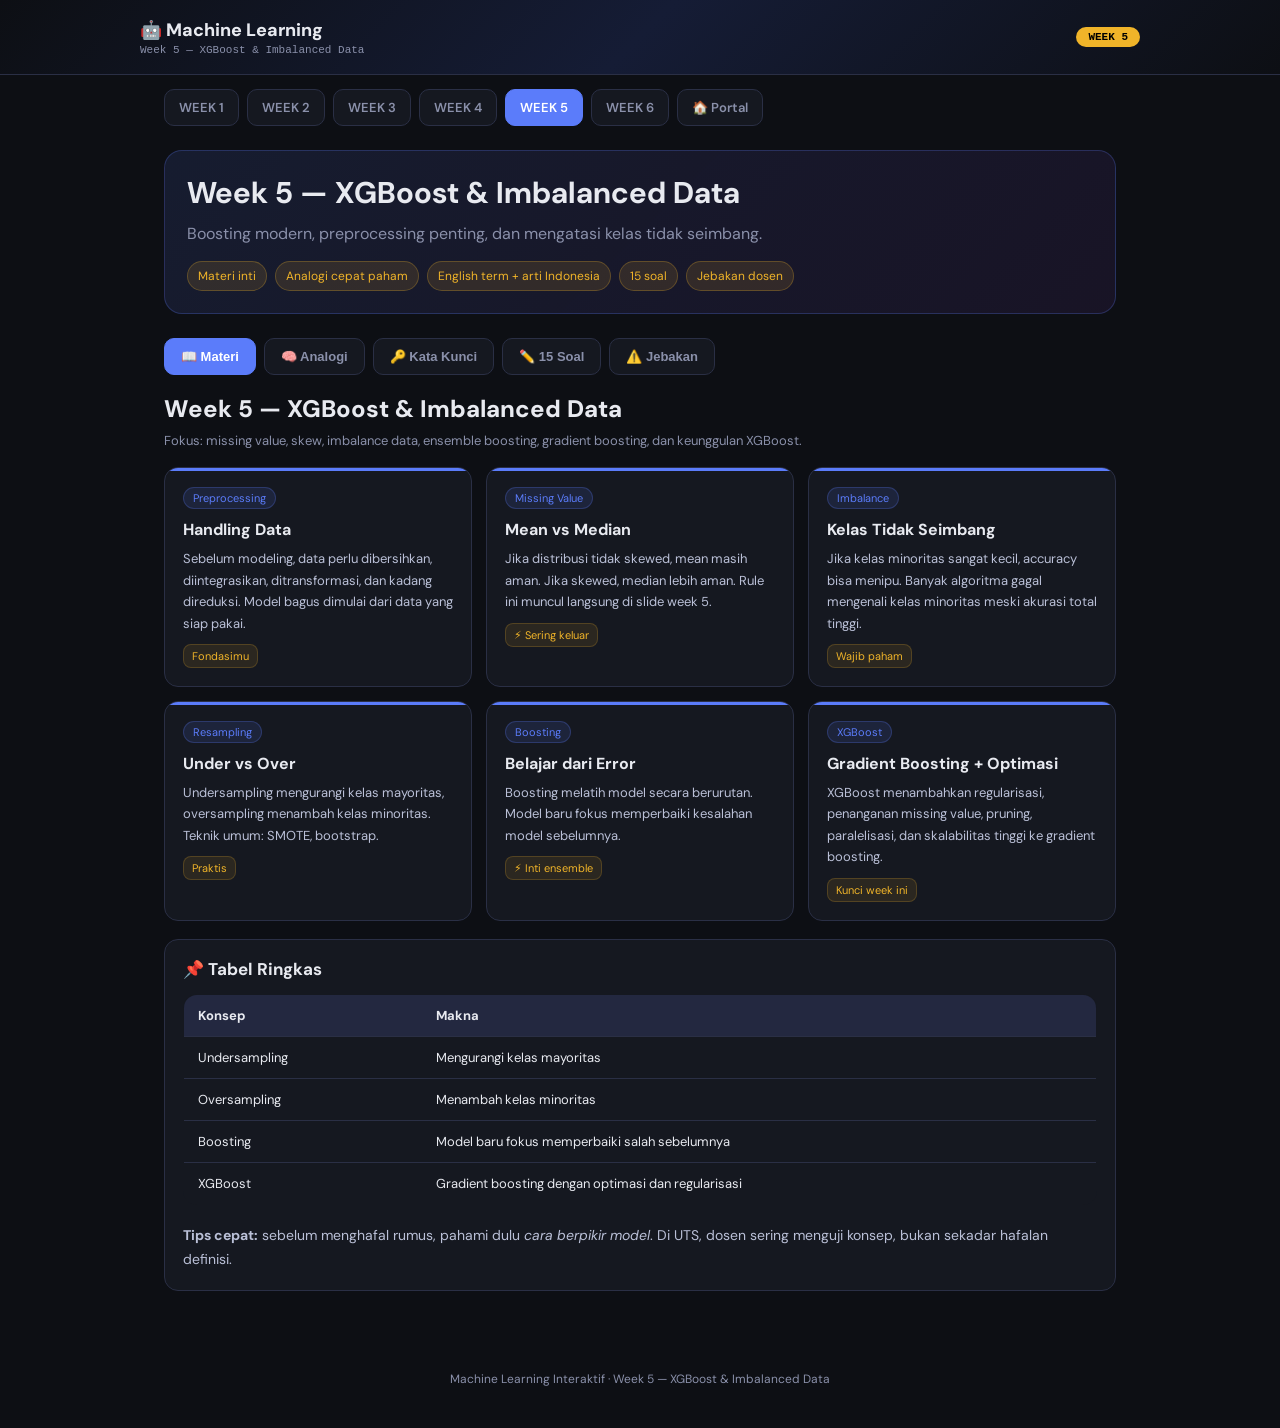
<file: week5.html>
<!DOCTYPE html>
<html lang="id">
<head>
<meta charset="UTF-8">
<meta name="viewport" content="width=device-width, initial-scale=1.0">
<title>Week 5 — XGBoost & Imbalanced Data</title>
<link rel="preconnect" href="https://fonts.googleapis.com">
<link href="https://fonts.googleapis.com/css2?family=DM+Sans:wght@400;500;700;800&display=swap" rel="stylesheet">
<link rel="stylesheet" href="assets/style.css">
</head>
<body>
<div class="header">
  <div class="header-inner">
    <div>
      <div class="header-title">🤖 Machine Learning</div>
      <div class="header-sub">Week 5 — XGBoost & Imbalanced Data</div>
    </div>
    <div class="week-badge">WEEK 5</div>
  </div>
</div>
<div class="topnav"><a href="week1.html" class="">WEEK 1</a><a href="week2.html" class="">WEEK 2</a><a href="week3.html" class="">WEEK 3</a><a href="week4.html" class="">WEEK 4</a><a href="week5.html" class="active">WEEK 5</a><a href="week6.html" class="">WEEK 6</a><a href="index.html">🏠 Portal</a></div>

<div class="hero">
  <div class="hero-box">
    <h1>Week 5 — XGBoost & Imbalanced Data</h1>
    <p>Boosting modern, preprocessing penting, dan mengatasi kelas tidak seimbang.</p>
    <div class="pillrow">
      <span class="pill">Materi inti</span>
      <span class="pill">Analogi cepat paham</span>
      <span class="pill">English term + arti Indonesia</span>
      <span class="pill">15 soal</span>
      <span class="pill">Jebakan dosen</span>
    </div>
  </div>
</div>

<div class="content">
  <div class="tabs">
    <button class="tab active" data-target="materi" onclick="showSection('materi')">📖 Materi</button>
    <button class="tab" data-target="analogi" onclick="showSection('analogi')">🧠 Analogi</button>
    <button class="tab" data-target="kata-kunci" onclick="showSection('kata-kunci')">🔑 Kata Kunci</button>
    <button class="tab" data-target="latihan" onclick="showSection('latihan')">✏️ 15 Soal</button>
    <button class="tab" data-target="jebakan" onclick="showSection('jebakan')">⚠️ Jebakan</button>
  </div>

  <div id="materi" class="section active">
    <div class="section-title">Week 5 — XGBoost & Imbalanced Data</div>
    <div class="section-desc">Fokus: missing value, skew, imbalance data, ensemble boosting, gradient boosting, dan keunggulan XGBoost.</div>
    <div class="grid"><div class="card"><span class="tag">Preprocessing</span><h3>Handling Data</h3><p>Sebelum modeling, data perlu dibersihkan, diintegrasikan, ditransformasi, dan kadang direduksi. Model bagus dimulai dari data yang siap pakai.</p><div class="badge">Fondasimu</div></div><div class="card"><span class="tag">Missing Value</span><h3>Mean vs Median</h3><p>Jika distribusi tidak skewed, mean masih aman. Jika skewed, median lebih aman. Rule ini muncul langsung di slide week 5.</p><div class="badge">⚡ Sering keluar</div></div><div class="card"><span class="tag">Imbalance</span><h3>Kelas Tidak Seimbang</h3><p>Jika kelas minoritas sangat kecil, accuracy bisa menipu. Banyak algoritma gagal mengenali kelas minoritas meski akurasi total tinggi.</p><div class="badge">Wajib paham</div></div><div class="card"><span class="tag">Resampling</span><h3>Under vs Over</h3><p>Undersampling mengurangi kelas mayoritas, oversampling menambah kelas minoritas. Teknik umum: SMOTE, bootstrap.</p><div class="badge">Praktis</div></div><div class="card"><span class="tag">Boosting</span><h3>Belajar dari Error</h3><p>Boosting melatih model secara berurutan. Model baru fokus memperbaiki kesalahan model sebelumnya.</p><div class="badge">⚡ Inti ensemble</div></div><div class="card"><span class="tag">XGBoost</span><h3>Gradient Boosting + Optimasi</h3><p>XGBoost menambahkan regularisasi, penanganan missing value, pruning, paralelisasi, dan skalabilitas tinggi ke gradient boosting.</p><div class="badge">Kunci week ini</div></div></div>
    <div class="info-block" style="margin-top:18px">
      <h3>📌 Tabel Ringkas</h3>
      
        <table class="compare-table">
          <tr><th>Konsep</th><th>Makna</th></tr>
          <tr><td>Undersampling</td><td>Mengurangi kelas mayoritas</td></tr>
          <tr><td>Oversampling</td><td>Menambah kelas minoritas</td></tr>
          <tr><td>Boosting</td><td>Model baru fokus memperbaiki salah sebelumnya</td></tr>
          <tr><td>XGBoost</td><td>Gradient boosting dengan optimasi dan regularisasi</td></tr>
        </table>
        
      <p><strong>Tips cepat:</strong> sebelum menghafal rumus, pahami dulu <em>cara berpikir model</em>. Di UTS, dosen sering menguji konsep, bukan sekadar hafalan definisi.</p>
    </div>
  </div>

  <div id="analogi" class="section">
    <div class="section-title">🧠 Cara Cepat Paham dengan Analogi</div>
    <div class="section-desc">Analogi dibuat supaya inti materinya cepat masuk, tapi tetap setia pada konsep aslinya.</div>
    <div class="analogy-box">
      <div class="analogy-title">Analogi utama</div>
      <p>Boosting itu seperti guru les yang melihat soal mana yang salah dikerjakan murid, lalu latihan berikutnya fokus ke bagian salah itu. XGBoost adalah guru les yang bukan hanya fokus, tapi juga teratur, cepat, dan punya strategi agar murid tidak overfit ke satu jenis soal saja.</p>
    </div>
    <div class="info-block">
      <h3>🎯 Cara pakai analogi ini</h3>
      <ul>
        <li>Pakai analogi untuk ingat <strong>alurnya</strong>, bukan mengganti definisi formal.</li>
        <li>Setelah paham analogi, cocokkan lagi ke istilah asli bahasa Inggris.</li>
        <li>Kalau bisa menjelaskan dengan analogi + istilah formal, biasanya kamu sudah benar-benar paham.</li>
      </ul>
    </div>
  </div>

  <div id="kata-kunci" class="section">
    <div class="section-title">🔑 Kata Kunci Wajib Hafal</div>
    <div class="section-desc">Istilah English tetap dipertahankan, lalu dijelaskan artinya dalam bahasa Indonesia.</div>
    <div class="keyword-grid" id="keyword-grid"></div>
  </div>

  <div id="latihan" class="section">
    <div class="section-title">✏️ Latihan Soal Week Ini</div>
    <div class="section-desc">Ada 15 soal. Tidak dibuat terlalu mudah, tetapi tetap fair untuk menguji pemahaman konsep.</div>
    <div id="quiz-container"></div>
  </div>

  <div id="jebakan" class="section">
    <div class="section-title">⚠️ Jebakan Dosen</div>
    <div class="section-desc">Kalimat atau konsep yang sering bikin mahasiswa salah.</div>
    <div class="trap-card">⚠️ Akurasi tinggi pada data imbalance bisa <strong>menyesatkan</strong>.</div><div class="trap-card">⚠️ Mean <strong>tidak selalu</strong> pilihan terbaik untuk imputasi; cek skew dulu.</div><div class="trap-card">⚠️ XGBoost <strong>bukan</strong> Random Forest. Random Forest = bagging; XGBoost = boosting.</div><div class="trap-card">⚠️ Terlalu banyak estimator atau depth terlalu tinggi bisa menyebabkan overfitting.</div>
  </div>
</div>

<div class="footer">Machine Learning Interaktif · Week 5 — XGBoost & Imbalanced Data</div>
<script src="assets/app.js"></script>
<script>
const weekKeywords = [{"en": "Imbalanced Data", "id": "Distribusi kelas target tidak seimbang."}, {"en": "Undersampling", "id": "Mengurangi jumlah data kelas mayoritas."}, {"en": "Oversampling", "id": "Menambah jumlah data kelas minoritas."}, {"en": "SMOTE", "id": "Teknik oversampling sintetis."}, {"en": "Gradient Boosting", "id": "Ensemble berurutan yang belajar dari residual/error."}, {"en": "XGBoost", "id": "Extreme Gradient Boosting dengan banyak optimasi."}, {"en": "Learning Rate", "id": "Kecepatan kontribusi tree baru."}, {"en": "n_estimators", "id": "Jumlah tree dalam ensemble."}, {"en": "max_depth", "id": "Kedalaman maksimum tree."}, {"en": "Regularization", "id": "Hukuman untuk mencegah model terlalu kompleks."}];
const weekQuestions = [{"type": "mc", "typeName": "Pilihan Ganda", "q": "Masalah utama pada imbalanced dataset adalah…", "options": ["Terlalu banyak fitur numerik", "Distribusi kelas target tidak seimbang sehingga model cenderung bias ke kelas mayoritas", "Data selalu missing", "Model pasti tidak bisa dilatih"], "answer": 1, "explanation": "Inilah inti masalah imbalance."}, {"type": "mc", "typeName": "Pilihan Ganda", "q": "Jika data sangat skewed, strategi imputasi yang lebih aman biasanya…", "options": ["Mean", "Median", "Mode selalu", "Delete semua"], "answer": 1, "explanation": "Median lebih robust terhadap skew/outlier."}, {"type": "mc", "typeName": "Pilihan Ganda", "q": "Undersampling berarti…", "options": ["Menambah data minoritas", "Mengurangi data mayoritas agar seimbang", "Menghapus semua data minoritas", "Mengubah label"], "answer": 1, "explanation": "Dipakai jika data mayoritas sangat banyak."}, {"type": "mc", "typeName": "Pilihan Ganda", "q": "Oversampling berarti…", "options": ["Mengurangi kelas mayoritas", "Menambah contoh kelas minoritas", "Menghapus missing value", "Mengganti algoritma"], "answer": 1, "explanation": "Dipakai saat data minoritas terlalu sedikit."}, {"type": "mc", "typeName": "True / False", "q": "SMOTE adalah teknik oversampling.", "options": ["True", "False"], "answer": 0, "explanation": "SMOTE menambah contoh sintetis pada kelas minoritas."}, {"type": "mc", "typeName": "Pilihan Ganda", "q": "Boosting berbeda dari bagging karena boosting…", "options": ["Melatih model secara paralel pada bootstrap sample", "Melatih model secara berurutan dengan fokus pada kesalahan sebelumnya", "Selalu memakai KNN", "Tidak pernah overfit"], "answer": 1, "explanation": "Boosting membangun learner secara sequential."}, {"type": "mc", "typeName": "Pilihan Ganda", "q": "Gradient Boosting bekerja dengan cara…", "options": ["Memilih tetangga terdekat", "Membuat tree baru yang mempelajari residual/error model sebelumnya", "Menghitung centroid", "Menghapus fitur nol"], "answer": 1, "explanation": "Residual learning adalah inti gradient boosting."}, {"type": "mc", "typeName": "Pilihan Ganda", "q": "XGBoost dapat diringkas sebagai…", "options": ["Decision tree tunggal", "Gradient Boosting + banyak optimasi", "Logistic Regression + KNN", "Random Forest + clustering"], "answer": 1, "explanation": "Slide menulis langsung ringkasan ini."}, {"type": "mc", "typeName": "Pilihan Ganda", "q": "Keunggulan utama XGBoost dibanding gradient boosting biasa adalah…", "options": ["Tidak perlu data training", "Ada regularisasi, handling missing value, pruning efisien, dan paralelisasi", "Tidak memakai tree", "Tidak butuh hyperparameter"], "answer": 1, "explanation": "Ini daftar inti dari slide."}, {"type": "mc", "typeName": "Pilihan Ganda", "q": "Objektif XGBoost secara konsep adalah meminimalkan…", "options": ["Loss saja", "Loss + kompleksitas model (regularisasi)", "Jarak ke centroid", "Jumlah fitur"], "answer": 1, "explanation": "Regularisasi membuat model lebih tahan overfitting."}, {"type": "mc", "typeName": "True / False", "q": "Learning rate yang terlalu besar bisa mempercepat belajar tetapi meningkatkan risiko overfitting/instabilitas.", "options": ["True", "False"], "answer": 0, "explanation": "Learning rate mengontrol kontribusi tiap tree baru."}, {"type": "mc", "typeName": "Pilihan Ganda", "q": "Parameter n_estimators pada XGBoost berarti…", "options": ["Jumlah fitur", "Jumlah tree", "Jumlah kelas", "Jumlah missing value"], "answer": 1, "explanation": "Ini definisi paling langsung."}, {"type": "mc", "typeName": "Pilihan Ganda", "q": "Jika dosen bertanya ‘mengapa accuracy menipu pada data imbalance?’, jawaban terbaik adalah…", "options": ["Karena accuracy selalu salah", "Karena model bisa menebak kelas mayoritas terus dan tetap terlihat akurat walau gagal menangkap kelas minoritas", "Karena accuracy hanya untuk regresi", "Karena confusion matrix tidak penting"], "answer": 1, "explanation": "Ini inti evaluasi pada imbalance."}, {"type": "cata", "typeName": "Choose All That Apply", "q": "Manakah strategi yang membantu mengurangi overfitting pada XGBoost?", "options": ["Regularisasi", "Mengatur max_depth", "Learning rate yang lebih hati-hati", "Early stopping"], "answers": [0, 1, 2, 3], "explanation": "Semua strategi ini membantu mengontrol kompleksitas atau training process."}, {"type": "mc", "typeName": "Pilihan Ganda", "q": "Pernyataan paling tepat tentang XGBoost adalah…", "options": ["Model clustering tanpa label", "Metode boosting yang sangat populer untuk data tabular karena kuat, cepat, dan fleksibel", "Algoritma lazy learning", "Versi sederhana dari K-Means"], "answer": 1, "explanation": "XGBoost adalah supervised ensemble boosting."}];
renderKeywords('keyword-grid', weekKeywords);
createQuizRenderer('quiz-container', weekQuestions);
</script>
</body>
</html>
</file>
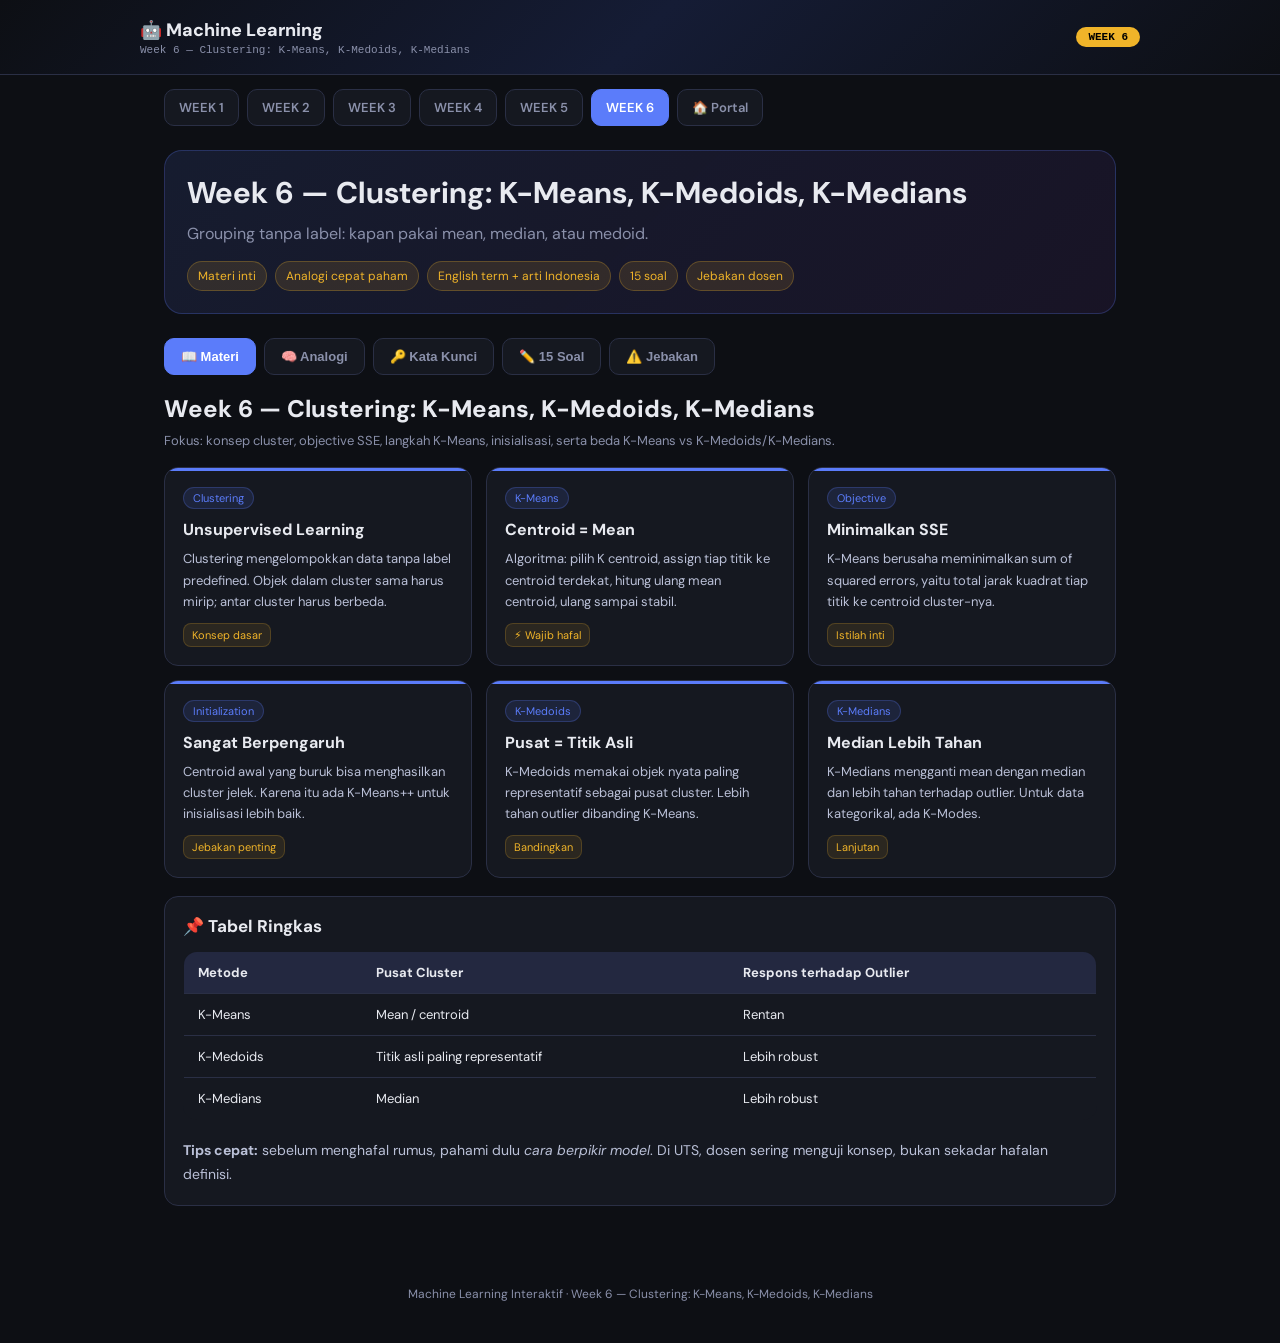
<file: week6.html>
<!DOCTYPE html>
<html lang="id">
<head>
<meta charset="UTF-8">
<meta name="viewport" content="width=device-width, initial-scale=1.0">
<title>Week 6 — Clustering: K-Means, K-Medoids, K-Medians</title>
<link rel="preconnect" href="https://fonts.googleapis.com">
<link href="https://fonts.googleapis.com/css2?family=DM+Sans:wght@400;500;700;800&display=swap" rel="stylesheet">
<link rel="stylesheet" href="assets/style.css">
</head>
<body>
<div class="header">
  <div class="header-inner">
    <div>
      <div class="header-title">🤖 Machine Learning</div>
      <div class="header-sub">Week 6 — Clustering: K-Means, K-Medoids, K-Medians</div>
    </div>
    <div class="week-badge">WEEK 6</div>
  </div>
</div>
<div class="topnav"><a href="week1.html" class="">WEEK 1</a><a href="week2.html" class="">WEEK 2</a><a href="week3.html" class="">WEEK 3</a><a href="week4.html" class="">WEEK 4</a><a href="week5.html" class="">WEEK 5</a><a href="week6.html" class="active">WEEK 6</a><a href="index.html">🏠 Portal</a></div>

<div class="hero">
  <div class="hero-box">
    <h1>Week 6 — Clustering: K-Means, K-Medoids, K-Medians</h1>
    <p>Grouping tanpa label: kapan pakai mean, median, atau medoid.</p>
    <div class="pillrow">
      <span class="pill">Materi inti</span>
      <span class="pill">Analogi cepat paham</span>
      <span class="pill">English term + arti Indonesia</span>
      <span class="pill">15 soal</span>
      <span class="pill">Jebakan dosen</span>
    </div>
  </div>
</div>

<div class="content">
  <div class="tabs">
    <button class="tab active" data-target="materi" onclick="showSection('materi')">📖 Materi</button>
    <button class="tab" data-target="analogi" onclick="showSection('analogi')">🧠 Analogi</button>
    <button class="tab" data-target="kata-kunci" onclick="showSection('kata-kunci')">🔑 Kata Kunci</button>
    <button class="tab" data-target="latihan" onclick="showSection('latihan')">✏️ 15 Soal</button>
    <button class="tab" data-target="jebakan" onclick="showSection('jebakan')">⚠️ Jebakan</button>
  </div>

  <div id="materi" class="section active">
    <div class="section-title">Week 6 — Clustering: K-Means, K-Medoids, K-Medians</div>
    <div class="section-desc">Fokus: konsep cluster, objective SSE, langkah K-Means, inisialisasi, serta beda K-Means vs K-Medoids/K-Medians.</div>
    <div class="grid"><div class="card"><span class="tag">Clustering</span><h3>Unsupervised Learning</h3><p>Clustering mengelompokkan data tanpa label predefined. Objek dalam cluster sama harus mirip; antar cluster harus berbeda.</p><div class="badge">Konsep dasar</div></div><div class="card"><span class="tag">K-Means</span><h3>Centroid = Mean</h3><p>Algoritma: pilih K centroid, assign tiap titik ke centroid terdekat, hitung ulang mean centroid, ulang sampai stabil.</p><div class="badge">⚡ Wajib hafal</div></div><div class="card"><span class="tag">Objective</span><h3>Minimalkan SSE</h3><p>K-Means berusaha meminimalkan sum of squared errors, yaitu total jarak kuadrat tiap titik ke centroid cluster-nya.</p><div class="badge">Istilah inti</div></div><div class="card"><span class="tag">Initialization</span><h3>Sangat Berpengaruh</h3><p>Centroid awal yang buruk bisa menghasilkan cluster jelek. Karena itu ada K-Means++ untuk inisialisasi lebih baik.</p><div class="badge">Jebakan penting</div></div><div class="card"><span class="tag">K-Medoids</span><h3>Pusat = Titik Asli</h3><p>K-Medoids memakai objek nyata paling representatif sebagai pusat cluster. Lebih tahan outlier dibanding K-Means.</p><div class="badge">Bandingkan</div></div><div class="card"><span class="tag">K-Medians</span><h3>Median Lebih Tahan</h3><p>K-Medians mengganti mean dengan median dan lebih tahan terhadap outlier. Untuk data kategorikal, ada K-Modes.</p><div class="badge">Lanjutan</div></div></div>
    <div class="info-block" style="margin-top:18px">
      <h3>📌 Tabel Ringkas</h3>
      
        <table class="compare-table">
          <tr><th>Metode</th><th>Pusat Cluster</th><th>Respons terhadap Outlier</th></tr>
          <tr><td>K-Means</td><td>Mean / centroid</td><td>Rentan</td></tr>
          <tr><td>K-Medoids</td><td>Titik asli paling representatif</td><td>Lebih robust</td></tr>
          <tr><td>K-Medians</td><td>Median</td><td>Lebih robust</td></tr>
        </table>
        
      <p><strong>Tips cepat:</strong> sebelum menghafal rumus, pahami dulu <em>cara berpikir model</em>. Di UTS, dosen sering menguji konsep, bukan sekadar hafalan definisi.</p>
    </div>
  </div>

  <div id="analogi" class="section">
    <div class="section-title">🧠 Cara Cepat Paham dengan Analogi</div>
    <div class="section-desc">Analogi dibuat supaya inti materinya cepat masuk, tapi tetap setia pada konsep aslinya.</div>
    <div class="analogy-box">
      <div class="analogy-title">Analogi utama</div>
      <p>Bayangkan kamu membagi mahasiswa jadi kelompok belajar. K-Means memilih ketua kelompok berdasarkan ‘rata-rata posisi’ anggota. K-Medoids memilih ketua yang benar-benar mahasiswa nyata dan paling mewakili kelompok. K-Medians seperti memilih nilai tengah yang tidak gampang ditarik oleh outlier.</p>
    </div>
    <div class="info-block">
      <h3>🎯 Cara pakai analogi ini</h3>
      <ul>
        <li>Pakai analogi untuk ingat <strong>alurnya</strong>, bukan mengganti definisi formal.</li>
        <li>Setelah paham analogi, cocokkan lagi ke istilah asli bahasa Inggris.</li>
        <li>Kalau bisa menjelaskan dengan analogi + istilah formal, biasanya kamu sudah benar-benar paham.</li>
      </ul>
    </div>
  </div>

  <div id="kata-kunci" class="section">
    <div class="section-title">🔑 Kata Kunci Wajib Hafal</div>
    <div class="section-desc">Istilah English tetap dipertahankan, lalu dijelaskan artinya dalam bahasa Indonesia.</div>
    <div class="keyword-grid" id="keyword-grid"></div>
  </div>

  <div id="latihan" class="section">
    <div class="section-title">✏️ Latihan Soal Week Ini</div>
    <div class="section-desc">Ada 15 soal. Tidak dibuat terlalu mudah, tetapi tetap fair untuk menguji pemahaman konsep.</div>
    <div id="quiz-container"></div>
  </div>

  <div id="jebakan" class="section">
    <div class="section-title">⚠️ Jebakan Dosen</div>
    <div class="section-desc">Kalimat atau konsep yang sering bikin mahasiswa salah.</div>
    <div class="trap-card">⚠️ K-Means harus diberi nilai <strong>K</strong> di awal.</div><div class="trap-card">⚠️ K-Means sensitif terhadap outlier dan inisialisasi centroid awal.</div><div class="trap-card">⚠️ K-Means cocok untuk cluster yang cenderung convex/linearly separable, bukan bentuk arbitrer kompleks.</div><div class="trap-card">⚠️ K-Medoids lebih robust karena memakai titik asli, bukan rata-rata yang bisa tertarik outlier.</div>
  </div>
</div>

<div class="footer">Machine Learning Interaktif · Week 6 — Clustering: K-Means, K-Medoids, K-Medians</div>
<script src="assets/app.js"></script>
<script>
const weekKeywords = [{"en": "Cluster", "id": "Kelompok data yang mirip satu sama lain."}, {"en": "Centroid", "id": "Pusat cluster, biasanya mean pada K-Means."}, {"en": "SSE", "id": "Sum of Squared Errors; objective K-Means."}, {"en": "Convergence", "id": "Kondisi saat assignment cluster sudah stabil."}, {"en": "Initialization", "id": "Pemilihan pusat awal."}, {"en": "K-Means++", "id": "Metode inisialisasi centroid yang lebih baik."}, {"en": "Medoid", "id": "Objek nyata paling representatif dalam cluster."}, {"en": "Median", "id": "Nilai tengah, lebih tahan outlier."}, {"en": "Outlier", "id": "Titik yang sangat jauh dari pola umum."}, {"en": "Kernel K-Means", "id": "Versi K-Means untuk cluster non-convex."}];
const weekQuestions = [{"type": "mc", "typeName": "Pilihan Ganda", "q": "Clustering termasuk jenis pembelajaran…", "options": ["Supervised", "Unsupervised", "Reinforcement", "Semi-supervised selalu"], "answer": 1, "explanation": "Clustering tidak membutuhkan label kelas."}, {"type": "mc", "typeName": "Pilihan Ganda", "q": "Tujuan utama clustering adalah…", "options": ["Memprediksi probability kelas", "Mengelompokkan data sehingga yang mirip berada pada cluster sama", "Mengurangi jumlah fitur menjadi nol", "Menghitung confusion matrix"], "answer": 1, "explanation": "Cluster = similar within, dissimilar across."}, {"type": "mc", "typeName": "Pilihan Ganda", "q": "Langkah dasar K-Means yang benar adalah…", "options": ["Pilih K centroid → assign titik → hitung ulang centroid → ulangi", "Hitung residual → boosting", "Pilih medoid → swap", "Hitung sigmoid"], "answer": 0, "explanation": "Ini urutan inti algoritma K-Means."}, {"type": "mc", "typeName": "Pilihan Ganda", "q": "Objektif yang biasa diminimalkan K-Means adalah…", "options": ["SSE", "Cross entropy", "Gini", "Hinge loss"], "answer": 0, "explanation": "K-Means meminimalkan sum of squared errors."}, {"type": "mc", "typeName": "Pilihan Ganda", "q": "Centroid pada K-Means dihitung sebagai…", "options": ["Nilai modus", "Rata-rata (mean) titik dalam cluster", "Titik terjauh", "Median selalu"], "answer": 1, "explanation": "Mean adalah pusat cluster pada K-Means."}, {"type": "mc", "typeName": "True / False", "q": "Hasil K-Means bisa berbeda jika inisialisasi awal centroid berbeda.", "options": ["True", "False"], "answer": 0, "explanation": "Inisialisasi sangat memengaruhi hasil akhir."}, {"type": "mc", "typeName": "Pilihan Ganda", "q": "K-Means++ dibuat untuk…", "options": ["Menghapus outlier", "Memilih centroid awal yang lebih baik", "Mengganti SSE dengan log loss", "Menentukan jumlah kelas"], "answer": 1, "explanation": "K-Means++ memperbaiki seeding awal."}, {"type": "mc", "typeName": "Pilihan Ganda", "q": "Mengapa K-Means sensitif terhadap outlier?", "options": ["Karena memakai medoid", "Karena centroid berbasis mean mudah tertarik oleh nilai ekstrem", "Karena memakai mode", "Karena selalu random"], "answer": 1, "explanation": "Mean sangat dipengaruhi outlier."}, {"type": "mc", "typeName": "Pilihan Ganda", "q": "Pada K-Medoids, pusat cluster adalah…", "options": ["Mean semua titik", "Salah satu titik asli yang paling representatif", "Median tiap fitur", "Titik nol"], "answer": 1, "explanation": "Medoid harus merupakan objek nyata dari data."}, {"type": "mc", "typeName": "Pilihan Ganda", "q": "Keunggulan utama K-Medoids dibanding K-Means adalah…", "options": ["Selalu lebih cepat", "Lebih tahan terhadap outlier", "Tidak perlu K", "Bisa untuk semua bentuk cluster tanpa batas"], "answer": 1, "explanation": "Karena pusat cluster tidak ditarik oleh outlier sebesar mean."}, {"type": "mc", "typeName": "Pilihan Ganda", "q": "K-Medians menggunakan…", "options": ["Mean dan L2", "Median dan biasanya L1", "Mode dan cosine", "Tree dan vote"], "answer": 1, "explanation": "Median lebih robust terhadap outlier."}, {"type": "cata", "typeName": "Choose All That Apply", "q": "Manakah kelemahan umum K-Means?", "options": ["Harus memilih K di awal", "Sensitif terhadap outlier", "Bisa buruk jika inisialisasi jelek", "Selalu bisa mendeteksi cluster non-convex"], "answers": [0, 1, 2], "explanation": "K-Means justru sulit untuk cluster non-convex."}, {"type": "mc", "typeName": "Pilihan Ganda", "q": "Kernel K-Means berguna terutama untuk…", "options": ["Menghapus missing value", "Menangani cluster non-convex / tidak linearly separable", "Menghitung medoid", "Menyelesaikan imbalance"], "answer": 1, "explanation": "Kernel membantu di ruang fitur yang lebih kaya."}, {"type": "mc", "typeName": "True / False", "q": "K-Medoids selalu memilih pusat cluster yang merupakan data point asli.", "options": ["True", "False"], "answer": 0, "explanation": "Ini definisi medoid."}, {"type": "mc", "typeName": "Pilihan Ganda", "q": "Jika cost swap pada K-Medoids tidak lebih kecil dari sebelumnya, maka…", "options": ["Swap dipertahankan", "Swap dibatalkan/undo", "K harus ditambah", "Semua cluster dihapus"], "answer": 1, "explanation": "PAM menyimpan swap hanya jika kualitas membaik."}];
renderKeywords('keyword-grid', weekKeywords);
createQuizRenderer('quiz-container', weekQuestions);
</script>
</body>
</html>
</file>
<file: assets/style.css>
:root {
  --bg: #0d0f14;
  --surface: #151820;
  --surface2: #1c2030;
  --surface3: #232840;
  --border: #2a2f45;
  --text: #e8eaf0;
  --muted: #8a90aa;
  --accent: #f0b429;
  --accent2: #5b7cfa;
  --green: #22c55e;
  --red: #ef4444;
  --teal: #14b8a6;
  --purple: #a855f7;
  --pink: #ec4899;
}
* { box-sizing: border-box; margin: 0; padding: 0; }
body {
  font-family: 'DM Sans', system-ui, -apple-system, sans-serif;
  background: var(--bg);
  color: var(--text);
  min-height: 100vh;
  overflow-x: hidden;
}
a { color: inherit; text-decoration: none; }
.header {
  background: linear-gradient(135deg, #0d0f14 0%, #151c35 50%, #0d0f14 100%);
  border-bottom: 1px solid var(--border);
  padding: 18px 24px;
  position: sticky; top: 0; z-index: 100;
  backdrop-filter: blur(12px);
}
.header-inner {
  max-width: 1000px; margin: 0 auto;
  display: flex; align-items: center; justify-content: space-between; gap: 12px;
}
.header-title { font-weight: 800; font-size: 18px; }
.header-sub { font-size: 11px; color: var(--muted); margin-top: 2px; font-family: monospace; }
.week-badge {
  background: var(--accent); color: #000; font-weight: 700;
  font-family: monospace; font-size: 11px;
  padding: 4px 12px; border-radius: 20px; white-space: nowrap;
}
.topnav {
  max-width: 1000px; margin: 14px auto 0; padding: 0 24px;
  display: flex; flex-wrap: wrap; gap: 8px;
}
.topnav a {
  padding: 9px 14px; border-radius: 10px; border: 1.5px solid var(--border);
  background: var(--surface); color: var(--muted); font-weight: 600; font-size: 13px;
}
.topnav a:hover, .topnav a.active { background: var(--accent2); border-color: var(--accent2); color: #fff; }

.hero {
  max-width: 1000px; margin: 24px auto; padding: 0 24px;
}
.hero-box {
  background: linear-gradient(135deg, rgba(91,124,250,.12), rgba(168,85,247,.08));
  border: 1px solid rgba(91,124,250,.25);
  border-radius: 18px; padding: 22px;
}
.hero h1 { font-size: 30px; margin-bottom: 8px; }
.hero p { color: var(--muted); line-height: 1.7; }
.hero .pillrow { margin-top: 14px; display: flex; gap: 8px; flex-wrap: wrap; }
.pill {
  padding: 6px 10px; font-size: 12px; border-radius: 999px;
  background: rgba(240,180,41,.12); color: var(--accent); border: 1px solid rgba(240,180,41,.25);
}
.content { max-width: 1000px; margin: 0 auto; padding: 0 24px 40px; }
.tabs {
  display: flex; gap: 8px; flex-wrap: wrap; margin-bottom: 18px;
}
.tab {
  padding: 10px 16px; border-radius: 10px; border: 1.5px solid var(--border);
  background: var(--surface); color: var(--muted); font-weight: 700; font-size: 13px;
  cursor: pointer;
}
.tab.active { background: var(--accent2); color: #fff; border-color: var(--accent2); }
.section { display:none; }
.section.active { display:block; }
.section-title { font-size: 24px; font-weight: 800; margin-bottom: 8px; }
.section-desc { color: var(--muted); font-size: 13px; margin-bottom: 18px; }

.grid { display:grid; grid-template-columns: repeat(auto-fit, minmax(280px, 1fr)); gap: 14px; }
.card {
  background: var(--surface); border: 1.5px solid var(--border);
  border-radius: 14px; padding: 18px; position: relative; overflow:hidden;
}
.card::before { content:''; position:absolute; left:0; top:0; right:0; height:3px; background: var(--accent2); }
.card .tag {
  display:inline-block; padding: 3px 9px; border-radius: 999px; font-size: 11px; margin-bottom: 10px;
  background: rgba(91,124,250,.12); color: var(--accent2); border: 1px solid rgba(91,124,250,.25);
}
.card h3 { font-size: 16px; margin-bottom: 8px; }
.card p, .card li { color: #bac0d7; line-height: 1.65; font-size: 13px; }
.card ul { padding-left: 18px; }
.badge {
  display:inline-block; margin-top: 10px; font-size: 11px; padding:4px 8px; border-radius: 8px;
  border:1px solid rgba(240,180,41,.2); background: rgba(240,180,41,.1); color: var(--accent);
}
.info-block {
  background: var(--surface); border: 1.5px solid var(--border); border-radius: 14px; padding: 18px; margin-bottom: 16px;
}
.info-block h3 { font-size: 17px; margin-bottom: 8px; }
.info-block p, .info-block li { color:#bac0d7; line-height:1.75; font-size: 14px; }
.info-block ul { padding-left: 18px; }
.compare-table {
  width:100%; border-collapse: collapse; overflow:hidden; background: var(--surface);
  border: 1.5px solid var(--border); border-radius: 14px; margin: 14px 0 18px;
}
.compare-table th, .compare-table td { padding: 12px 14px; border-bottom: 1px solid var(--border); text-align:left; font-size: 13px; }
.compare-table th { background: var(--surface3); }
.compare-table tr:last-child td { border-bottom:none; }
.keyword-grid { display:grid; grid-template-columns: repeat(auto-fit, minmax(250px,1fr)); gap: 10px; }
.keyword-card {
  background: var(--surface); border:1.5px solid var(--border); border-radius: 12px; padding: 14px;
}
.keyword-card .en { color: var(--accent); font-family: monospace; font-weight:700; font-size: 12px; }
.keyword-card .id { color: var(--muted); margin-top:4px; font-size: 12px; line-height:1.6; }

.trap-card {
  background: rgba(239,68,68,.05); border: 1.5px solid rgba(239,68,68,.2);
  border-radius: 12px; padding: 14px 16px; margin-bottom: 10px;
}
.trap-card strong { color: var(--red); }

.quiz-header {
  display:flex; justify-content:space-between; gap:10px; align-items:center; margin-bottom: 14px;
}
.quiz-counter { font-size: 34px; font-weight:800; color: var(--accent2); }
.quiz-total { color: var(--muted); }
.progress-bar { height: 5px; background: var(--border); border-radius: 999px; overflow:hidden; margin-bottom: 14px; }
.progress-fill { height:100%; background: linear-gradient(90deg, var(--accent2), var(--purple)); }
.question-type-badge {
  display:inline-block; margin-bottom: 12px; padding: 4px 10px; border-radius: 8px; font-size: 11px; font-family: monospace;
  border: 1px solid rgba(91,124,250,.25); background: rgba(91,124,250,.12); color: var(--accent2);
}
.question-text { font-size: 18px; font-weight:700; margin-bottom: 16px; line-height:1.6; }
.options, .checks { display:flex; flex-direction:column; gap:10px; margin-bottom: 14px; }
.option, .checkopt {
  background: var(--surface); border: 1.5px solid var(--border); border-radius: 12px; padding: 14px 16px;
  cursor:pointer; display:flex; gap:12px; align-items:flex-start; position:relative;
}
.option:hover, .checkopt:hover { border-color: var(--accent2); }
.option.selected, .checkopt.checked { border-color: var(--accent2); background: rgba(91,124,250,.08); }
.option.correct, .checkopt.correct { border-color: var(--green); background: rgba(34,197,94,.08); }
.option.wrong, .checkopt.wrong { border-color: var(--red); background: rgba(239,68,68,.08); }
.letter, .box {
  width: 28px; height: 28px; border-radius: 7px; flex-shrink:0;
  background: var(--surface2); border: 1.5px solid var(--border); display:flex; align-items:center; justify-content:center;
  font-size: 12px; font-weight:700; font-family: monospace;
}
.option.selected .letter, .checkopt.checked .box { background: var(--accent2); border-color: var(--accent2); color:#fff; }
.option.correct .letter, .checkopt.correct .box { background: var(--green); border-color: var(--green); color:#fff; }
.option.wrong .letter, .checkopt.wrong .box { background: var(--red); border-color: var(--red); color:#fff; }
.btnrow { display:flex; gap: 10px; flex-wrap:wrap; margin-top: 14px; }
button {
  border:none; cursor:pointer; padding:12px 18px; border-radius: 10px; font-weight:700;
}
.btn-primary { background: var(--accent2); color:#fff; }
.btn-secondary { background: var(--surface); color: var(--text); border: 1.5px solid var(--border); }
button:disabled { opacity: .55; cursor: not-allowed; }
.explanation {
  display:none; background: var(--surface2); border-left: 3px solid var(--accent2);
  border-radius: 12px; padding: 14px; margin-top: 8px;
}
.explanation.show { display:block; }
.explanation h4 { margin-bottom: 8px; color: var(--accent2); }
.result-box {
  text-align:center; background: var(--surface); border:1.5px solid var(--border); border-radius: 16px; padding: 36px 22px;
}
.result-score { font-size: 62px; font-weight:800; color: var(--accent2); }
.footer { color: var(--muted); text-align:center; padding: 24px 0 40px; font-size: 12px; }
.analogy-box {
  background: linear-gradient(135deg, rgba(20,184,166,.1), rgba(91,124,250,.08));
  border: 1.5px solid rgba(20,184,166,.25); border-radius: 14px; padding: 16px; margin-bottom: 16px;
}
.analogy-title { color: var(--teal); font-weight: 800; margin-bottom: 8px; }
.small { font-size: 12px; color: var(--muted); }
@media (max-width: 600px) {
  .hero h1 { font-size: 24px; }
}
</file>
